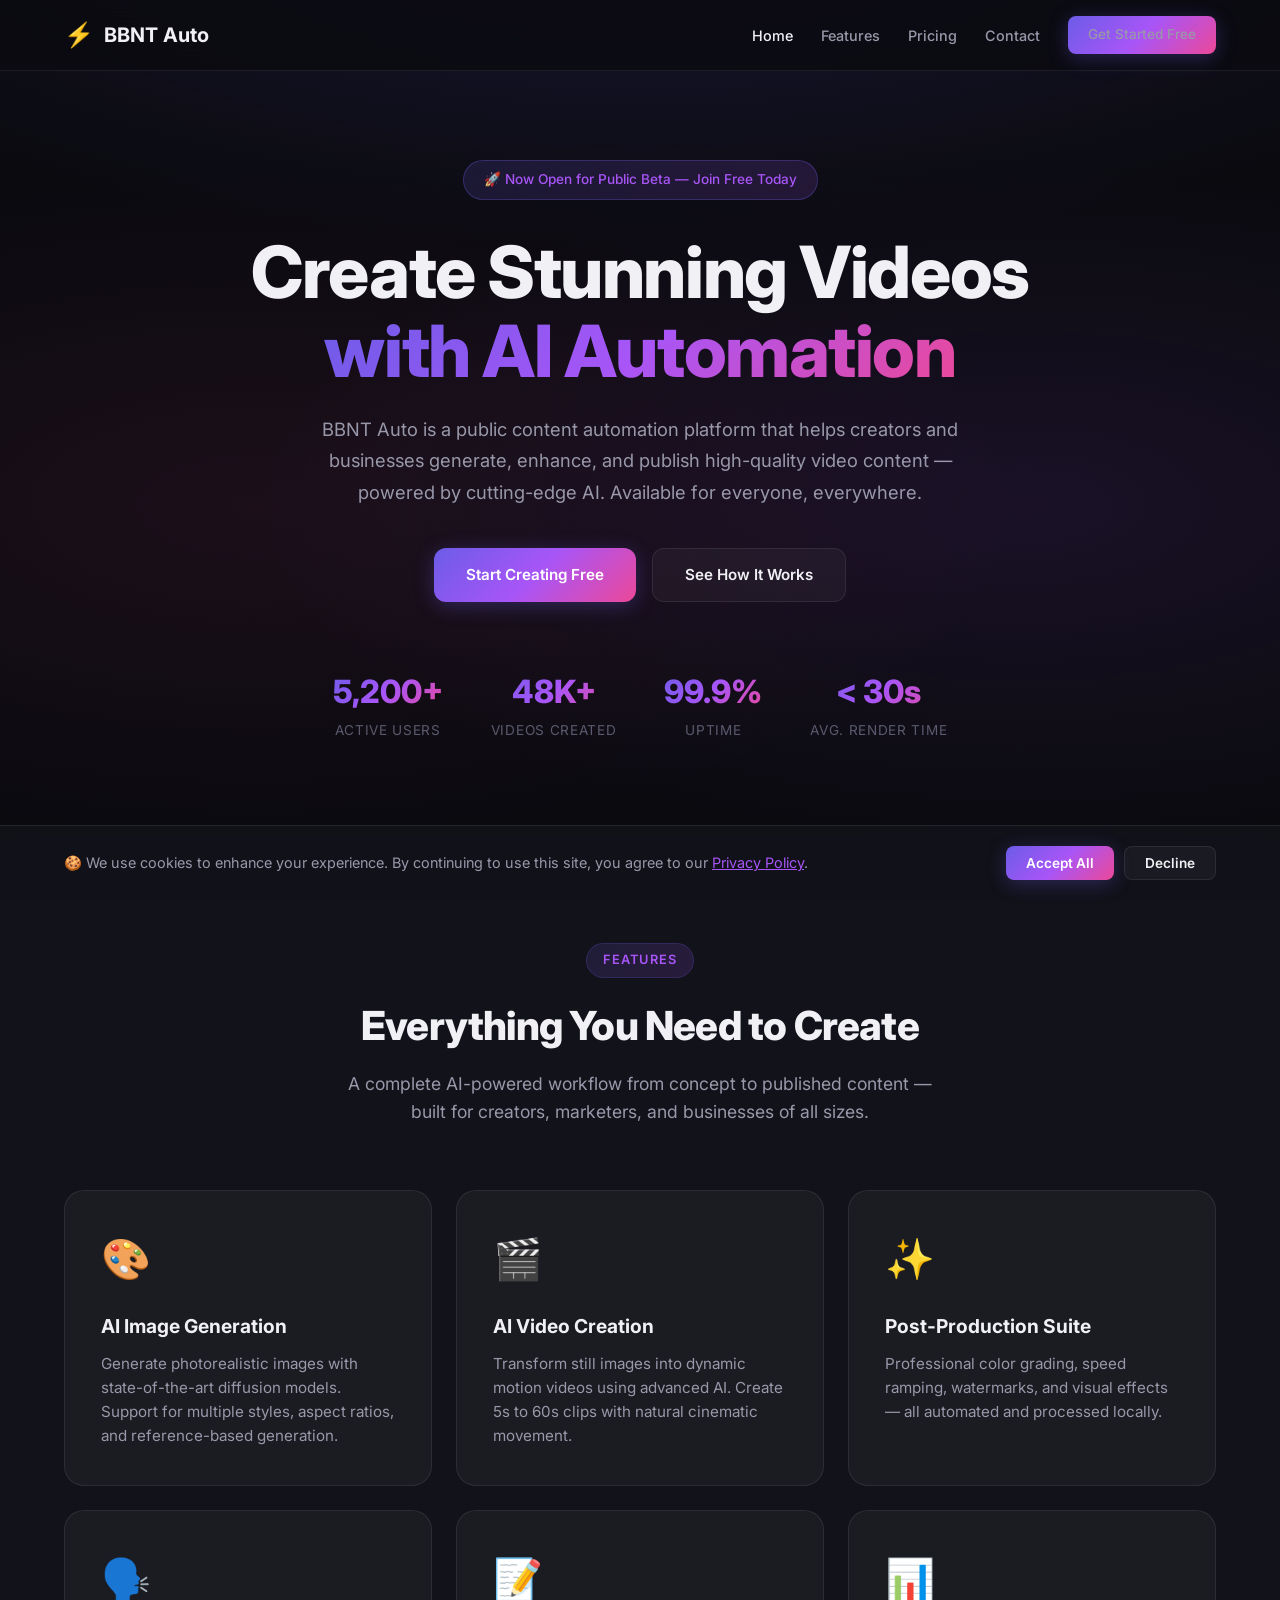
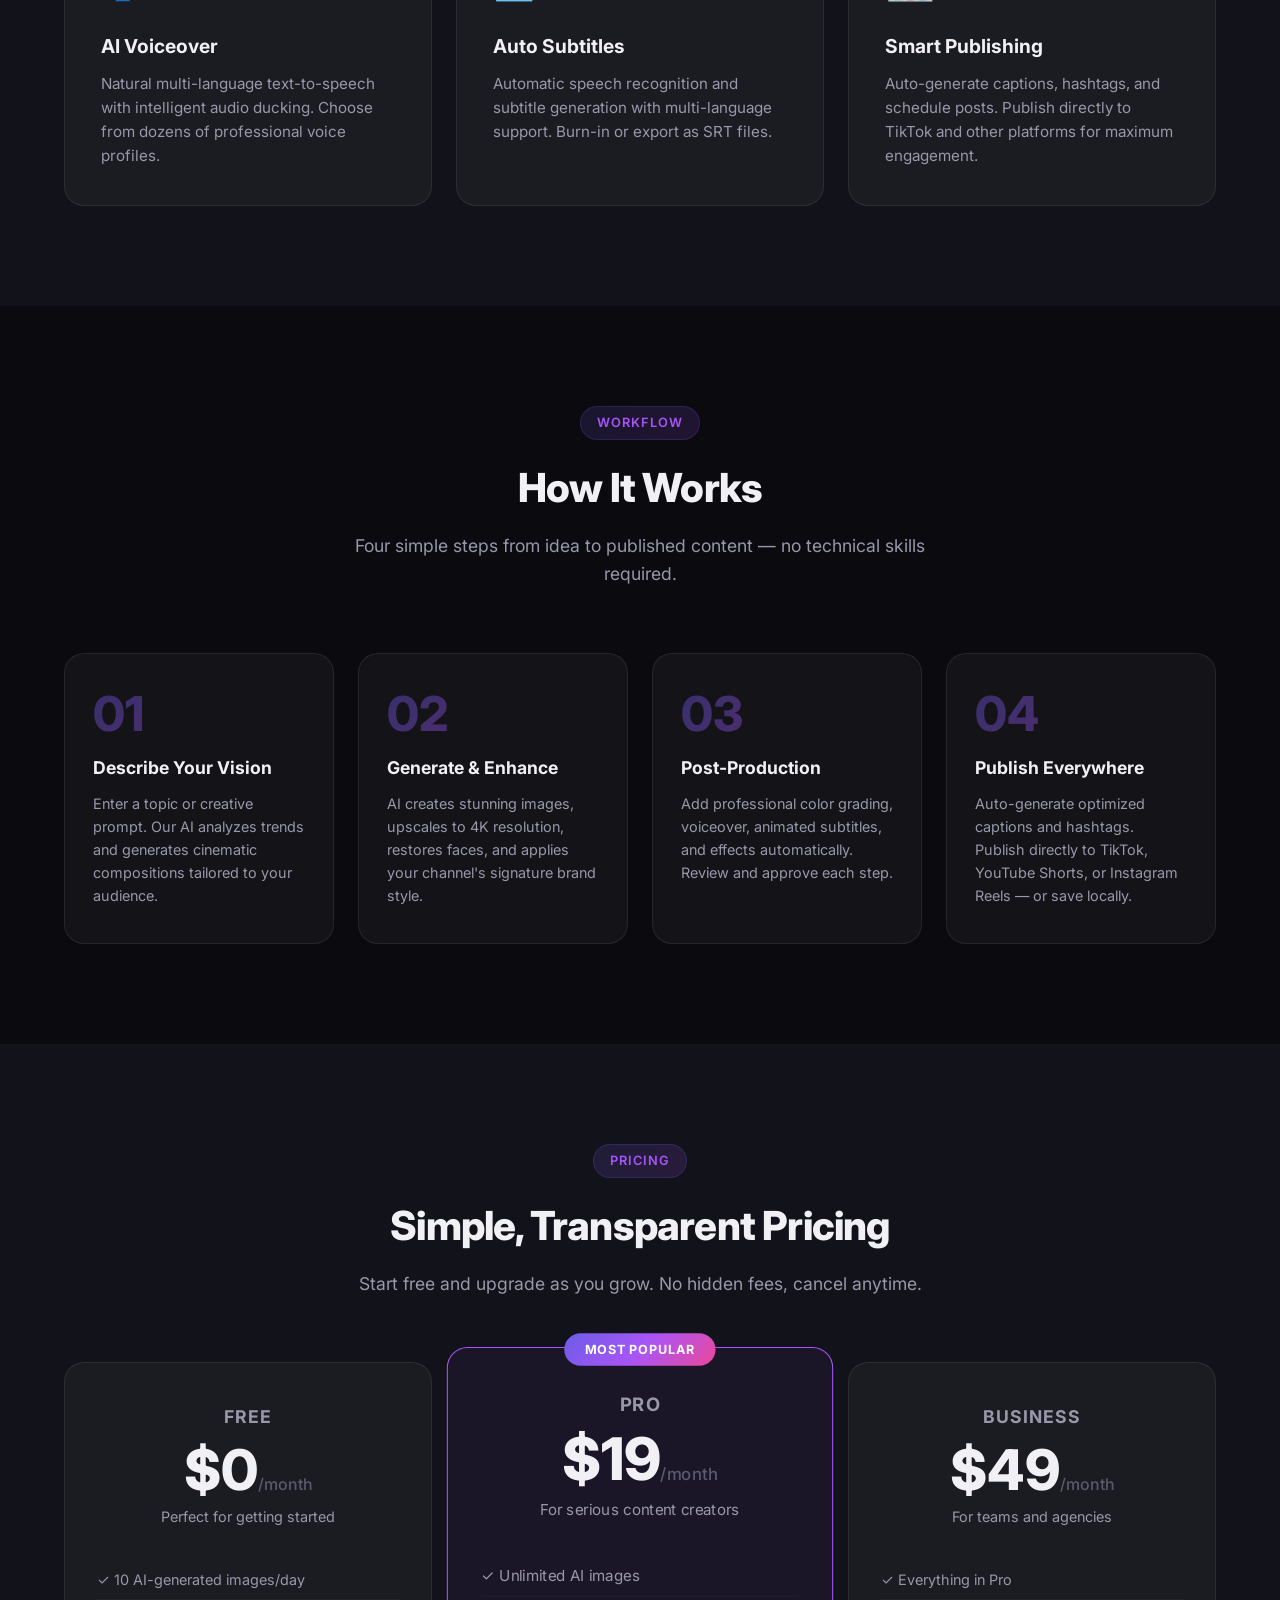
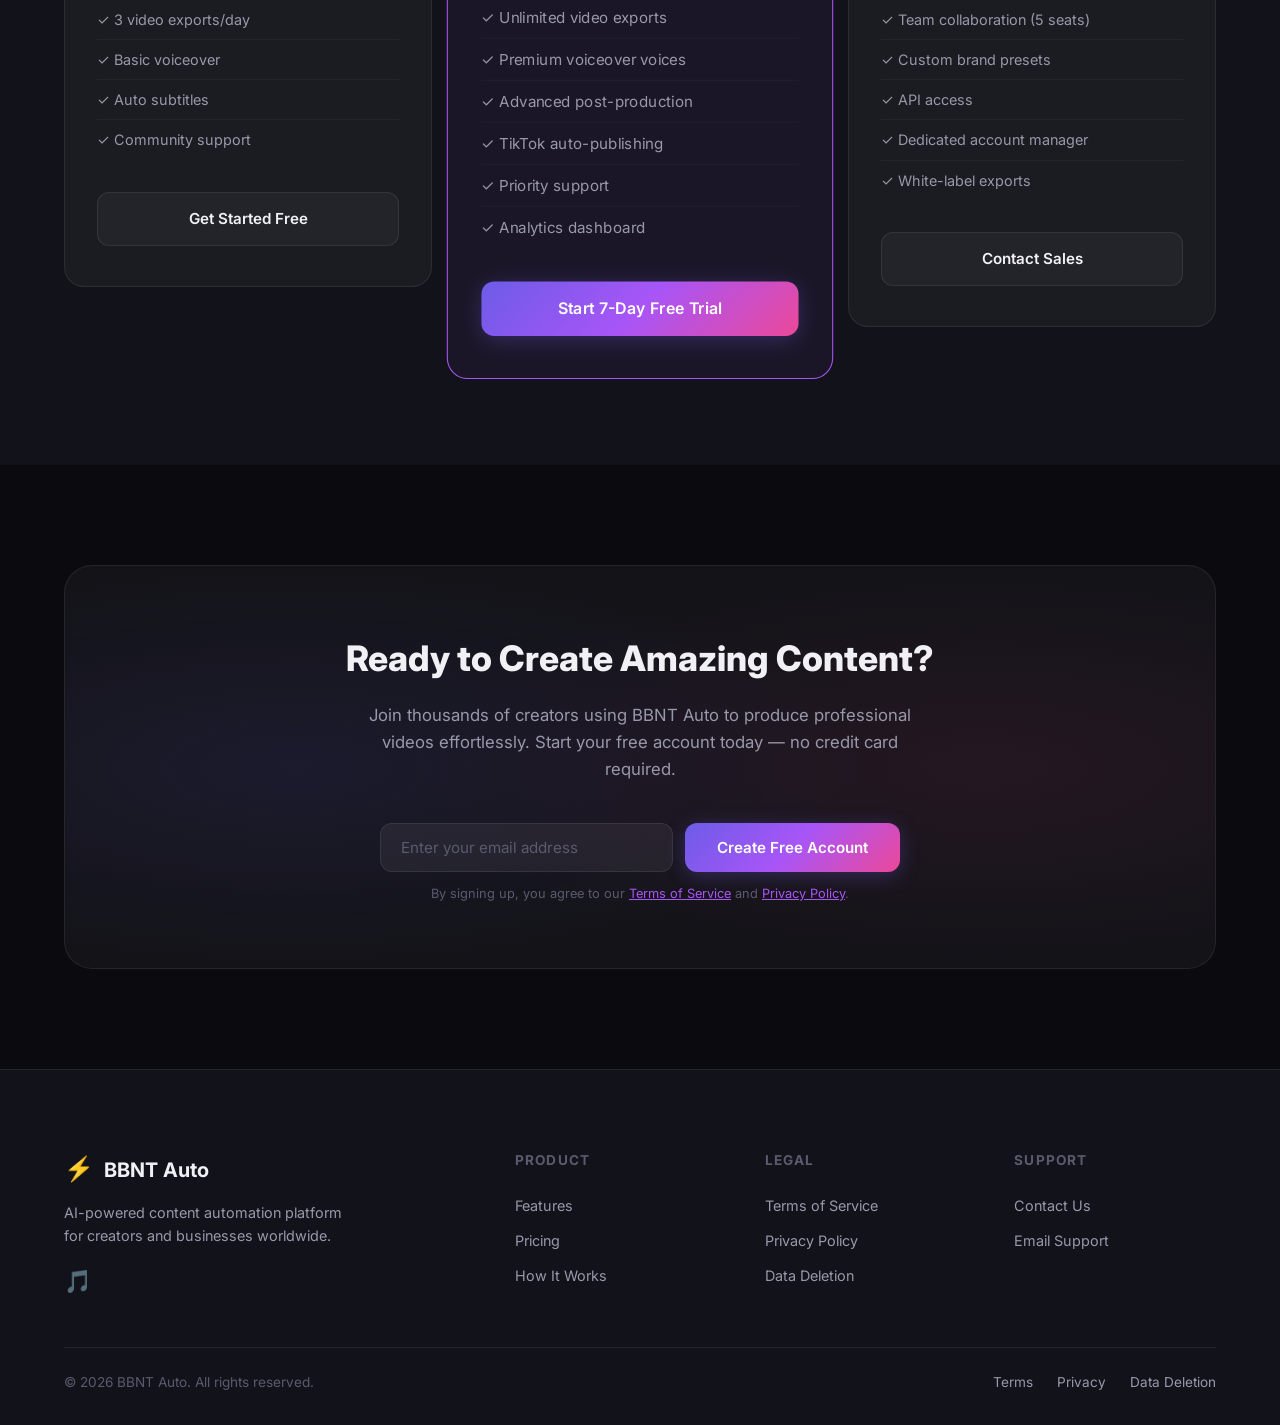
<file: index.html>
<!DOCTYPE html>
<html lang="en">
<head>
    <meta charset="UTF-8">
    <meta name="viewport" content="width=device-width, initial-scale=1.0">
    <title>BBNT Auto - AI-Powered Content Automation Platform</title>
    <meta name="description" content="BBNT Auto is an AI-powered content automation platform that helps creators and businesses generate, enhance, and publish high-quality video content efficiently.">
    <meta name="keywords" content="AI content creation, video automation, TikTok, content platform, AI video, content creator tools">
    <meta property="og:title" content="BBNT Auto - AI-Powered Content Automation Platform">
    <meta property="og:description" content="Create stunning videos with AI automation. Generate, enhance, and publish high-quality content efficiently.">
    <meta property="og:type" content="website">
    <meta property="og:url" content="https://trancaominh95.github.io/">
    <link rel="canonical" href="https://trancaominh95.github.io/">
    <link rel="preconnect" href="https://fonts.googleapis.com">
    <link rel="preconnect" href="https://fonts.gstatic.com" crossorigin>
    <link href="https://fonts.googleapis.com/css2?family=Inter:wght@300;400;500;600;700;800&display=swap" rel="stylesheet">
    <link rel="icon" type="image/svg+xml" href="favicon.svg">
    <link rel="stylesheet" href="style.css">
</head>
<body>
    <!-- Navigation -->
    <nav class="navbar" id="main-nav">
        <div class="container nav-container">
            <a href="index.html" class="logo">
                <span class="logo-icon">⚡</span>
                <span class="logo-text">BBNT Auto</span>
            </a>
            <div class="nav-links">
                <a href="index.html" class="nav-link active">Home</a>
                <a href="#features">Features</a>
                <a href="#pricing">Pricing</a>
                <a href="contact.html" class="nav-link">Contact</a>
                <a href="#get-started" class="btn btn-primary btn-sm">Get Started Free</a>
            </div>
            <button class="mobile-menu-btn" id="mobile-menu-btn" aria-label="Toggle menu">☰</button>
        </div>
    </nav>

    <!-- Hero Section -->
    <section class="hero" id="hero">
        <div class="hero-bg"></div>
        <div class="container hero-content">
            <div class="hero-badge">🚀 Now Open for Public Beta — Join Free Today</div>
            <h1>Create Stunning Videos<br><span class="gradient-text">with AI Automation</span></h1>
            <p class="hero-subtitle">
                BBNT Auto is a public content automation platform that helps creators and businesses
                generate, enhance, and publish high-quality video content — powered by cutting-edge AI.
                Available for everyone, everywhere.
            </p>
            <div class="hero-actions">
                <a href="#get-started" class="btn btn-primary" id="hero-cta-primary">Start Creating Free</a>
                <a href="#how-it-works" class="btn btn-secondary">See How It Works</a>
            </div>
            <div class="hero-stats">
                <div class="stat">
                    <span class="stat-number">5,200+</span>
                    <span class="stat-label">Active Users</span>
                </div>
                <div class="stat">
                    <span class="stat-number">48K+</span>
                    <span class="stat-label">Videos Created</span>
                </div>
                <div class="stat">
                    <span class="stat-number">99.9%</span>
                    <span class="stat-label">Uptime</span>
                </div>
                <div class="stat">
                    <span class="stat-number">< 30s</span>
                    <span class="stat-label">Avg. Render Time</span>
                </div>
            </div>
        </div>
    </section>

    <!-- Features Section -->
    <section id="features" class="features">
        <div class="container">
            <div class="section-header">
                <span class="section-badge">Features</span>
                <h2>Everything You Need to Create</h2>
                <p>A complete AI-powered workflow from concept to published content — built for creators, marketers, and businesses of all sizes.</p>
            </div>
            <div class="features-grid">
                <div class="feature-card" id="feature-image-gen">
                    <div class="feature-icon">🎨</div>
                    <h3>AI Image Generation</h3>
                    <p>Generate photorealistic images with state-of-the-art diffusion models. Support for multiple styles, aspect ratios, and reference-based generation.</p>
                </div>
                <div class="feature-card" id="feature-video-create">
                    <div class="feature-icon">🎬</div>
                    <h3>AI Video Creation</h3>
                    <p>Transform still images into dynamic motion videos using advanced AI. Create 5s to 60s clips with natural cinematic movement.</p>
                </div>
                <div class="feature-card" id="feature-post-prod">
                    <div class="feature-icon">✨</div>
                    <h3>Post-Production Suite</h3>
                    <p>Professional color grading, speed ramping, watermarks, and visual effects — all automated and processed locally.</p>
                </div>
                <div class="feature-card" id="feature-voiceover">
                    <div class="feature-icon">🗣️</div>
                    <h3>AI Voiceover</h3>
                    <p>Natural multi-language text-to-speech with intelligent audio ducking. Choose from dozens of professional voice profiles.</p>
                </div>
                <div class="feature-card" id="feature-subtitles">
                    <div class="feature-icon">📝</div>
                    <h3>Auto Subtitles</h3>
                    <p>Automatic speech recognition and subtitle generation with multi-language support. Burn-in or export as SRT files.</p>
                </div>
                <div class="feature-card" id="feature-publishing">
                    <div class="feature-icon">📊</div>
                    <h3>Smart Publishing</h3>
                    <p>Auto-generate captions, hashtags, and schedule posts. Publish directly to TikTok and other platforms for maximum engagement.</p>
                </div>
            </div>
        </div>
    </section>

    <!-- How It Works Section -->
    <section id="how-it-works" class="how-it-works">
        <div class="container">
            <div class="section-header">
                <span class="section-badge">Workflow</span>
                <h2>How It Works</h2>
                <p>Four simple steps from idea to published content — no technical skills required.</p>
            </div>
            <div class="steps-grid">
                <div class="step-card">
                    <div class="step-number">01</div>
                    <h3>Describe Your Vision</h3>
                    <p>Enter a topic or creative prompt. Our AI analyzes trends and generates cinematic compositions tailored to your audience.</p>
                </div>
                <div class="step-card">
                    <div class="step-number">02</div>
                    <h3>Generate & Enhance</h3>
                    <p>AI creates stunning images, upscales to 4K resolution, restores faces, and applies your channel's signature brand style.</p>
                </div>
                <div class="step-card">
                    <div class="step-number">03</div>
                    <h3>Post-Production</h3>
                    <p>Add professional color grading, voiceover, animated subtitles, and effects automatically. Review and approve each step.</p>
                </div>
                <div class="step-card">
                    <div class="step-number">04</div>
                    <h3>Publish Everywhere</h3>
                    <p>Auto-generate optimized captions and hashtags. Publish directly to TikTok, YouTube Shorts, or Instagram Reels — or save locally.</p>
                </div>
            </div>
        </div>
    </section>

    <!-- Pricing Section -->
    <section id="pricing" class="pricing">
        <div class="container">
            <div class="section-header">
                <span class="section-badge">Pricing</span>
                <h2>Simple, Transparent Pricing</h2>
                <p>Start free and upgrade as you grow. No hidden fees, cancel anytime.</p>
            </div>
            <div class="pricing-grid">
                <div class="pricing-card" id="pricing-free">
                    <div class="pricing-tier">Free</div>
                    <div class="pricing-price">$0<span>/month</span></div>
                    <div class="pricing-desc">Perfect for getting started</div>
                    <ul class="pricing-features">
                        <li>✓ 10 AI-generated images/day</li>
                        <li>✓ 3 video exports/day</li>
                        <li>✓ Basic voiceover</li>
                        <li>✓ Auto subtitles</li>
                        <li>✓ Community support</li>
                    </ul>
                    <a href="#get-started" class="btn btn-secondary btn-full">Get Started Free</a>
                </div>
                <div class="pricing-card pricing-card-featured" id="pricing-pro">
                    <div class="pricing-popular">Most Popular</div>
                    <div class="pricing-tier">Pro</div>
                    <div class="pricing-price">$19<span>/month</span></div>
                    <div class="pricing-desc">For serious content creators</div>
                    <ul class="pricing-features">
                        <li>✓ Unlimited AI images</li>
                        <li>✓ Unlimited video exports</li>
                        <li>✓ Premium voiceover voices</li>
                        <li>✓ Advanced post-production</li>
                        <li>✓ TikTok auto-publishing</li>
                        <li>✓ Priority support</li>
                        <li>✓ Analytics dashboard</li>
                    </ul>
                    <a href="#get-started" class="btn btn-primary btn-full">Start 7-Day Free Trial</a>
                </div>
                <div class="pricing-card" id="pricing-business">
                    <div class="pricing-tier">Business</div>
                    <div class="pricing-price">$49<span>/month</span></div>
                    <div class="pricing-desc">For teams and agencies</div>
                    <ul class="pricing-features">
                        <li>✓ Everything in Pro</li>
                        <li>✓ Team collaboration (5 seats)</li>
                        <li>✓ Custom brand presets</li>
                        <li>✓ API access</li>
                        <li>✓ Dedicated account manager</li>
                        <li>✓ White-label exports</li>
                    </ul>
                    <a href="contact.html" class="btn btn-secondary btn-full">Contact Sales</a>
                </div>
            </div>
        </div>
    </section>

    <!-- Get Started / Sign Up Section -->
    <section id="get-started" class="get-started">
        <div class="container">
            <div class="get-started-card">
                <h2>Ready to Create Amazing Content?</h2>
                <p>Join thousands of creators using BBNT Auto to produce professional videos effortlessly. Start your free account today — no credit card required.</p>
                <form class="signup-form" id="signup-form" action="#" method="POST">
                    <div class="form-row">
                        <input type="email" id="signup-email" name="email" placeholder="Enter your email address" required aria-label="Email address">
                        <button type="submit" class="btn btn-primary" id="signup-submit">Create Free Account</button>
                    </div>
                    <p class="form-note">By signing up, you agree to our <a href="terms.html">Terms of Service</a> and <a href="privacy.html">Privacy Policy</a>.</p>
                </form>
            </div>
        </div>
    </section>

    <!-- Footer -->
    <footer class="footer" id="main-footer">
        <div class="container">
            <div class="footer-grid">
                <div class="footer-brand">
                    <a href="index.html" class="logo">
                        <span class="logo-icon">⚡</span>
                        <span class="logo-text">BBNT Auto</span>
                    </a>
                    <p>AI-powered content automation platform for creators and businesses worldwide.</p>
                    <div class="footer-social">
                        <a href="https://www.tiktok.com/@bbntauto" target="_blank" rel="noopener" aria-label="TikTok">🎵</a>
                    </div>
                </div>
                <div class="footer-links">
                    <h4>Product</h4>
                    <a href="#features">Features</a>
                    <a href="#pricing">Pricing</a>
                    <a href="#how-it-works">How It Works</a>
                </div>
                <div class="footer-links">
                    <h4>Legal</h4>
                    <a href="terms.html">Terms of Service</a>
                    <a href="privacy.html">Privacy Policy</a>
                    <a href="data-deletion.html">Data Deletion</a>
                </div>
                <div class="footer-links">
                    <h4>Support</h4>
                    <a href="contact.html">Contact Us</a>
                    <a href="mailto:trancaominh95@gmail.com">Email Support</a>
                </div>
            </div>
            <div class="footer-bottom">
                <p>&copy; 2026 BBNT Auto. All rights reserved.</p>
                <div class="footer-legal">
                    <a href="terms.html">Terms</a>
                    <a href="privacy.html">Privacy</a>
                    <a href="data-deletion.html">Data Deletion</a>
                </div>
            </div>
        </div>
    </footer>

    <!-- Cookie Consent Banner -->
    <div class="cookie-banner" id="cookie-banner">
        <div class="cookie-content">
            <p>🍪 We use cookies to enhance your experience. By continuing to use this site, you agree to our <a href="privacy.html">Privacy Policy</a>.</p>
            <div class="cookie-actions">
                <button class="btn btn-primary btn-sm" id="cookie-accept">Accept All</button>
                <button class="btn btn-secondary btn-sm" id="cookie-decline">Decline</button>
            </div>
        </div>
    </div>

    <script>
        // Mobile menu toggle
        const menuBtn = document.getElementById('mobile-menu-btn');
        const navLinks = document.querySelector('.nav-links');
        if (menuBtn) {
            menuBtn.addEventListener('click', () => {
                navLinks.classList.toggle('active');
            });
        }
        // Signup form handler
        const form = document.getElementById('signup-form');
        if (form) {
            form.addEventListener('submit', (e) => {
                e.preventDefault();
                const email = document.getElementById('signup-email').value;
                if (email) {
                    alert('Thank you for signing up! We will send you an invitation link shortly to: ' + email);
                    form.reset();
                }
            });
        }
        // Cookie consent
        (function() {
            const banner = document.getElementById('cookie-banner');
            if (localStorage.getItem('cookie-consent')) {
                banner.style.display = 'none';
            }
            document.getElementById('cookie-accept').addEventListener('click', function() {
                localStorage.setItem('cookie-consent', 'accepted');
                banner.style.display = 'none';
            });
            document.getElementById('cookie-decline').addEventListener('click', function() {
                localStorage.setItem('cookie-consent', 'declined');
                banner.style.display = 'none';
            });
        })();
    </script>
</body>
</html>
</file>
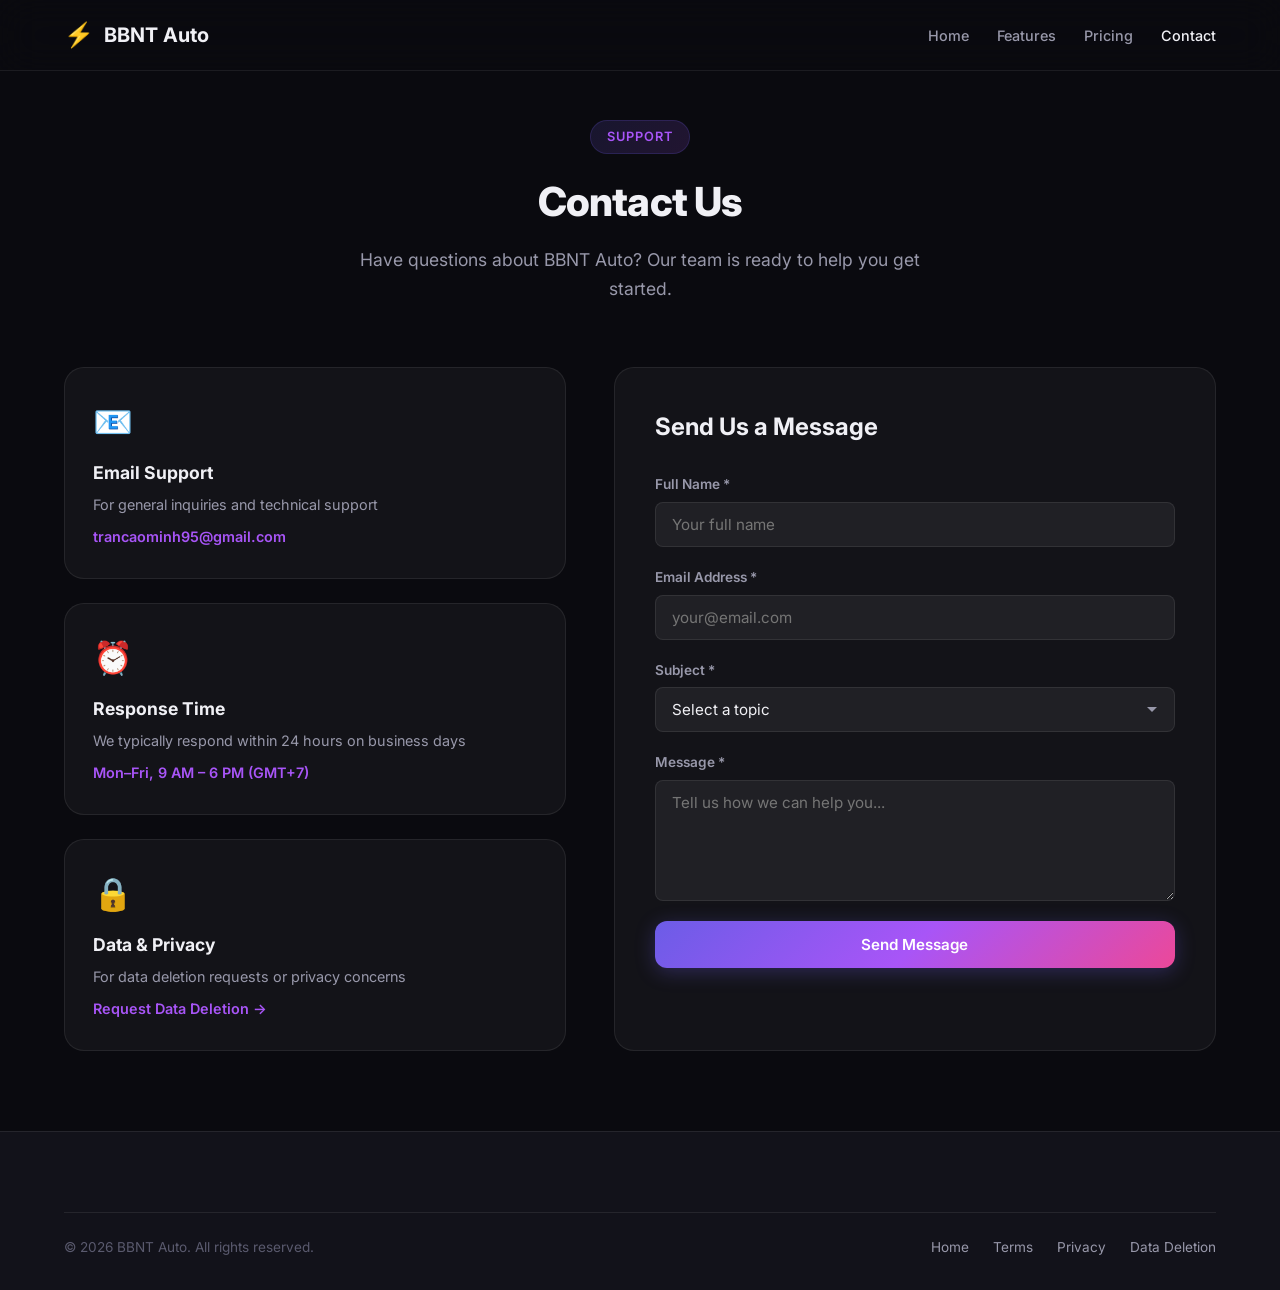
<file: contact.html>
<!DOCTYPE html>
<html lang="en">
<head>
    <meta charset="UTF-8">
    <meta name="viewport" content="width=device-width, initial-scale=1.0">
    <title>Contact Us - BBNT Auto</title>
    <meta name="description" content="Get in touch with BBNT Auto support team. We're here to help with any questions about our AI content automation platform.">
    <link rel="canonical" href="https://trancaominh95.github.io/contact.html">
    <link rel="preconnect" href="https://fonts.googleapis.com">
    <link rel="preconnect" href="https://fonts.gstatic.com" crossorigin>
    <link href="https://fonts.googleapis.com/css2?family=Inter:wght@300;400;500;600;700;800&display=swap" rel="stylesheet">
    <link rel="icon" type="image/svg+xml" href="favicon.svg">
    <link rel="stylesheet" href="style.css">
</head>
<body>
    <!-- Navigation -->
    <nav class="navbar">
        <div class="container nav-container">
            <a href="index.html" class="logo">
                <span class="logo-icon">⚡</span>
                <span class="logo-text">BBNT Auto</span>
            </a>
            <div class="nav-links">
                <a href="index.html" class="nav-link">Home</a>
                <a href="index.html#features">Features</a>
                <a href="index.html#pricing">Pricing</a>
                <a href="contact.html" class="nav-link active">Contact</a>
            </div>
        </div>
    </nav>

    <!-- Contact Content -->
    <section class="legal-page contact-page">
        <div class="container">
            <div class="section-header">
                <span class="section-badge">Support</span>
                <h1>Contact Us</h1>
                <p>Have questions about BBNT Auto? Our team is ready to help you get started.</p>
            </div>

            <div class="contact-grid">
                <div class="contact-info-cards">
                    <div class="contact-info-card">
                        <div class="feature-icon">📧</div>
                        <h3>Email Support</h3>
                        <p>For general inquiries and technical support</p>
                        <a href="mailto:trancaominh95@gmail.com" class="contact-link">trancaominh95@gmail.com</a>
                    </div>
                    <div class="contact-info-card">
                        <div class="feature-icon">⏰</div>
                        <h3>Response Time</h3>
                        <p>We typically respond within 24 hours on business days</p>
                        <span class="contact-link">Mon–Fri, 9 AM – 6 PM (GMT+7)</span>
                    </div>
                    <div class="contact-info-card">
                        <div class="feature-icon">🔒</div>
                        <h3>Data & Privacy</h3>
                        <p>For data deletion requests or privacy concerns</p>
                        <a href="data-deletion.html" class="contact-link">Request Data Deletion →</a>
                    </div>
                </div>

                <div class="contact-form-wrapper">
                    <h2>Send Us a Message</h2>
                    <form class="contact-form" id="contact-form" action="#" method="POST">
                        <div class="form-group">
                            <label for="contact-name">Full Name *</label>
                            <input type="text" id="contact-name" name="name" placeholder="Your full name" required>
                        </div>
                        <div class="form-group">
                            <label for="contact-email">Email Address *</label>
                            <input type="email" id="contact-email" name="email" placeholder="your@email.com" required>
                        </div>
                        <div class="form-group">
                            <label for="contact-subject">Subject *</label>
                            <select id="contact-subject" name="subject" required>
                                <option value="">Select a topic</option>
                                <option value="general">General Inquiry</option>
                                <option value="technical">Technical Support</option>
                                <option value="billing">Billing & Pricing</option>
                                <option value="partnership">Partnership</option>
                                <option value="data-deletion">Data Deletion Request</option>
                                <option value="bug">Bug Report</option>
                                <option value="other">Other</option>
                            </select>
                        </div>
                        <div class="form-group">
                            <label for="contact-message">Message *</label>
                            <textarea id="contact-message" name="message" placeholder="Tell us how we can help you..." rows="5" required></textarea>
                        </div>
                        <button type="submit" class="btn btn-primary btn-full" id="contact-submit">Send Message</button>
                    </form>
                </div>
            </div>
        </div>
    </section>

    <!-- Footer -->
    <footer class="footer">
        <div class="container">
            <div class="footer-bottom">
                <p>&copy; 2026 BBNT Auto. All rights reserved.</p>
                <div class="footer-legal">
                    <a href="index.html">Home</a>
                    <a href="terms.html">Terms</a>
                    <a href="privacy.html">Privacy</a>
                    <a href="data-deletion.html">Data Deletion</a>
                </div>
            </div>
        </div>
    </footer>

    <script>
        const form = document.getElementById('contact-form');
        if (form) {
            form.addEventListener('submit', (e) => {
                e.preventDefault();
                const name = document.getElementById('contact-name').value;
                alert('Thank you, ' + name + '! Your message has been received. We will respond to your email within 24 hours.');
                form.reset();
            });
        }
    </script>
</body>
</html>
</file>
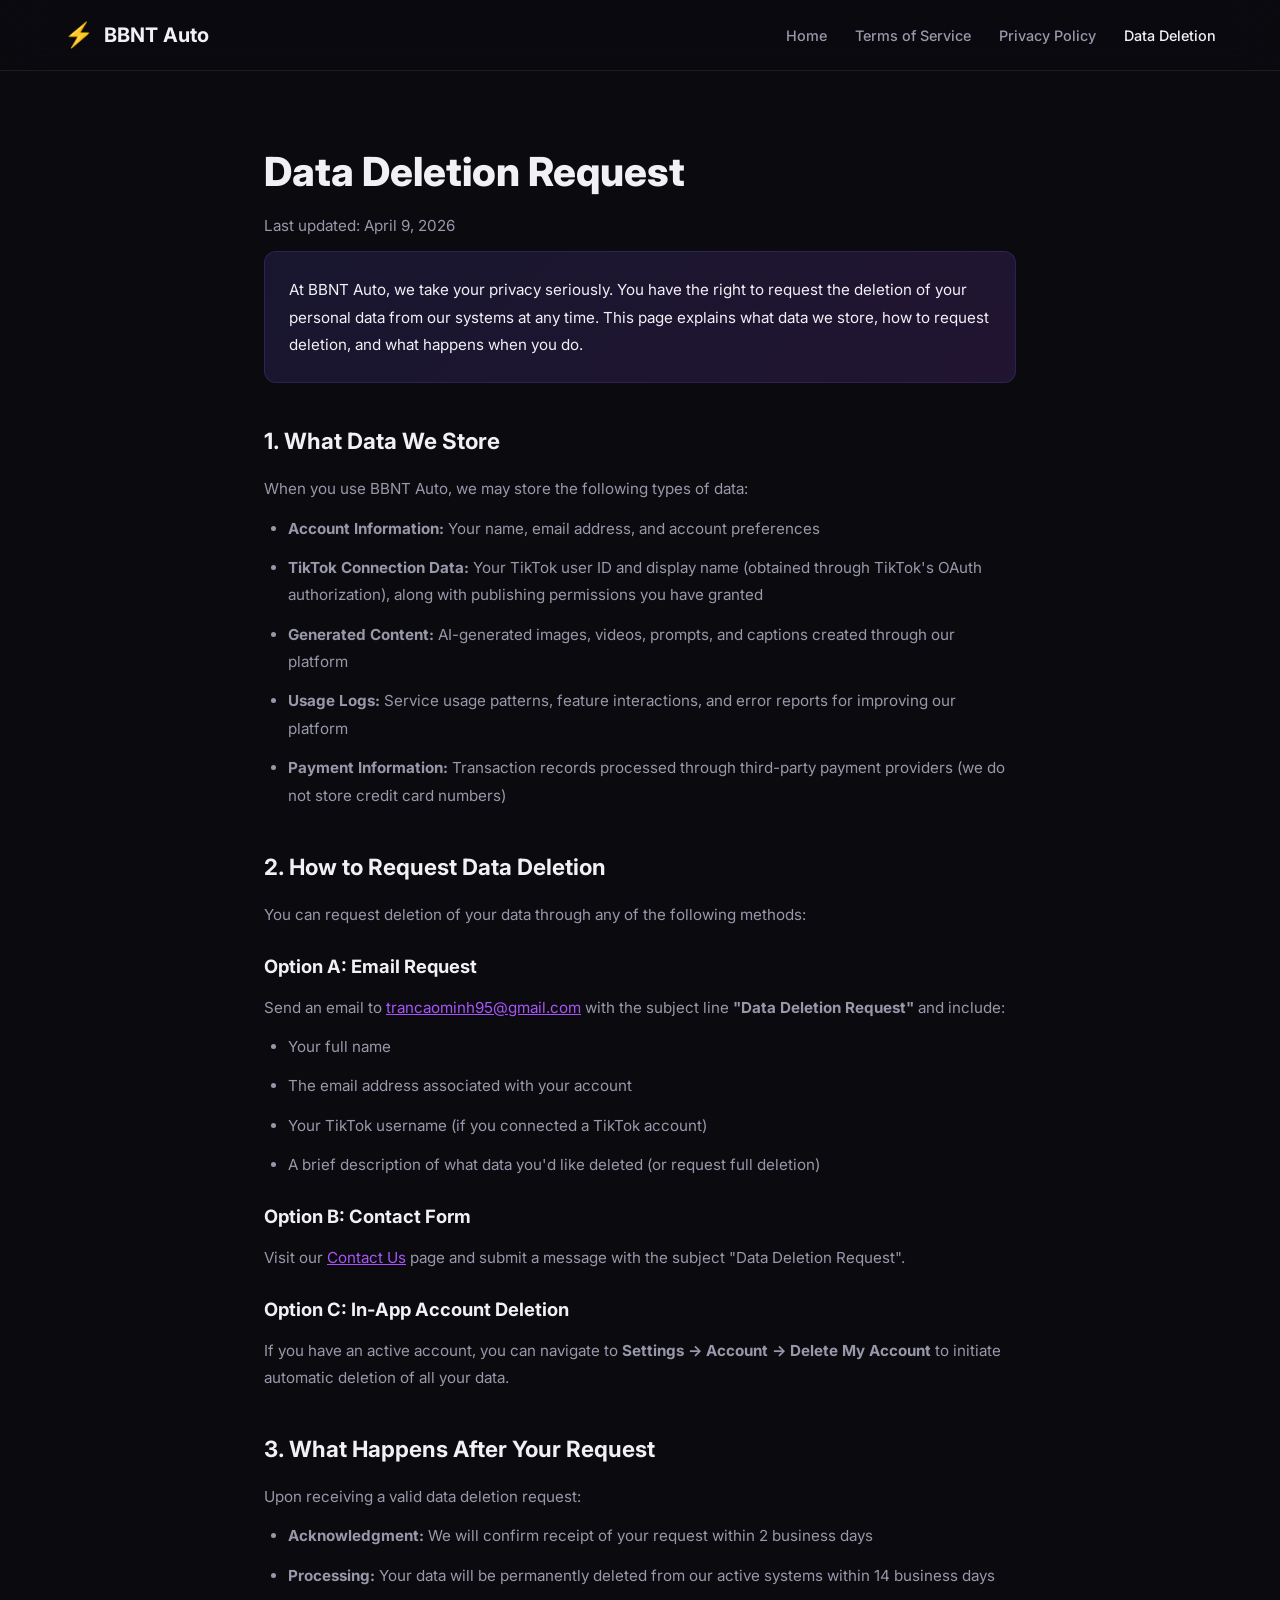
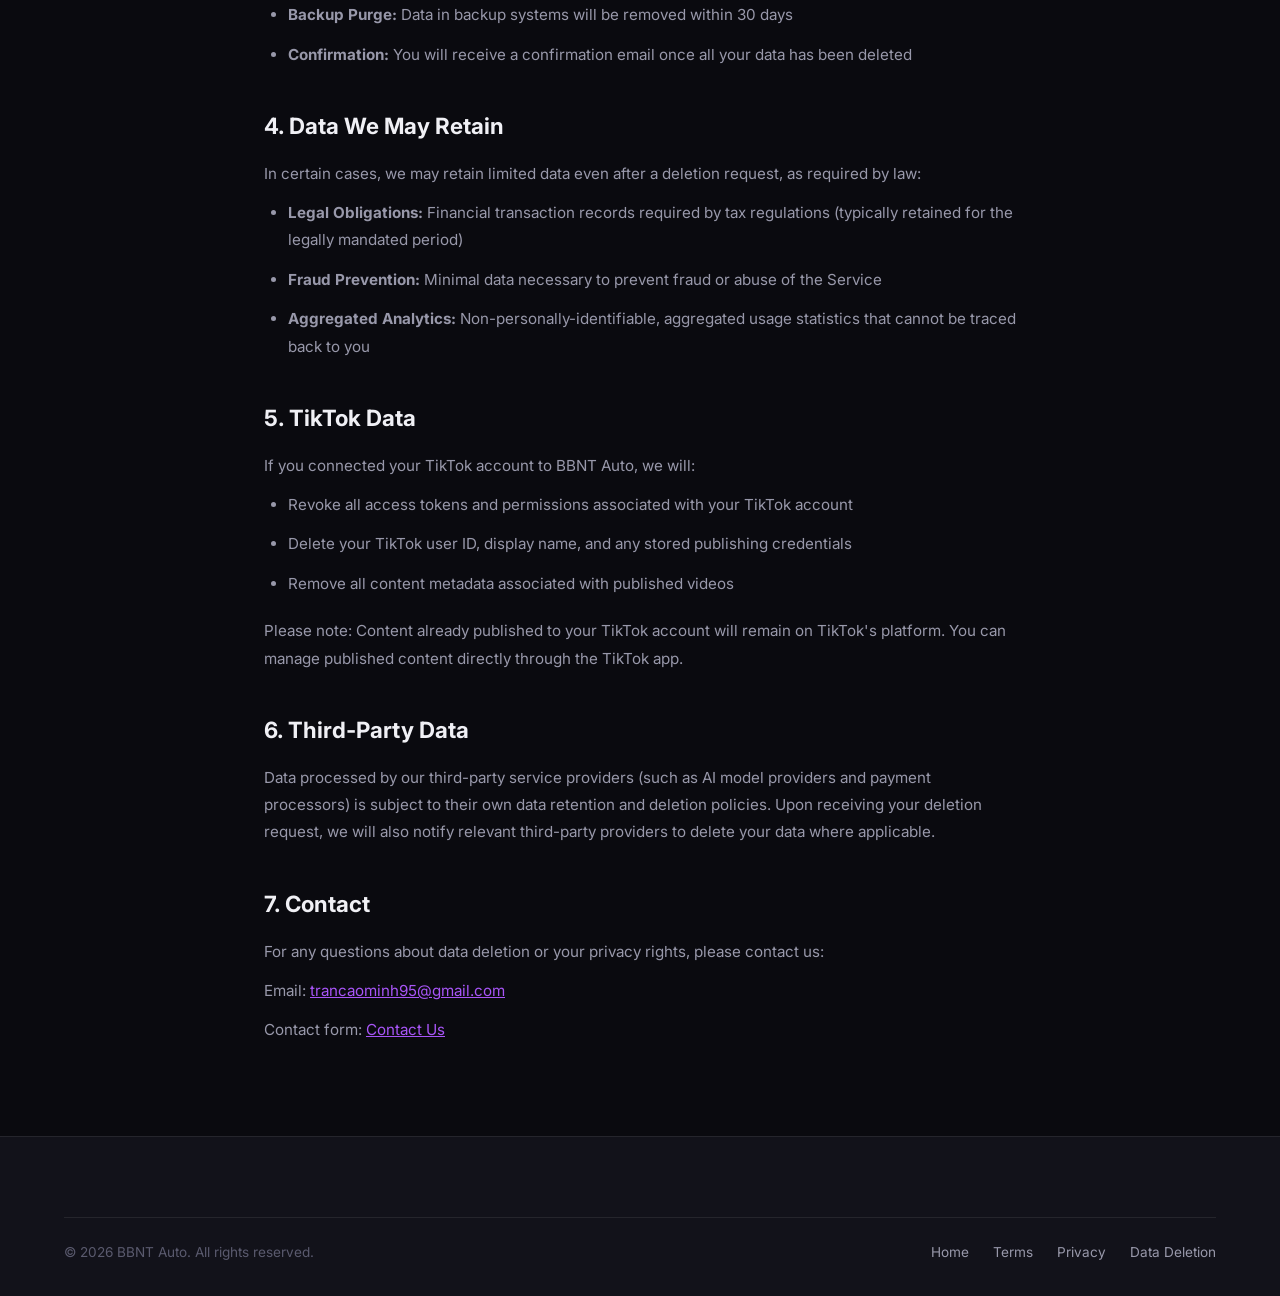
<file: data-deletion.html>
<!DOCTYPE html>
<html lang="en">
<head>
    <meta charset="UTF-8">
    <meta name="viewport" content="width=device-width, initial-scale=1.0">
    <title>Data Deletion - BBNT Auto</title>
    <meta name="description" content="Request deletion of your data from BBNT Auto. We respect your privacy and make it easy to manage your personal information.">
    <link rel="canonical" href="https://trancaominh95.github.io/data-deletion.html">
    <link rel="preconnect" href="https://fonts.googleapis.com">
    <link rel="preconnect" href="https://fonts.gstatic.com" crossorigin>
    <link href="https://fonts.googleapis.com/css2?family=Inter:wght@300;400;500;600;700;800&display=swap" rel="stylesheet">
    <link rel="icon" type="image/svg+xml" href="favicon.svg">
    <link rel="stylesheet" href="style.css">
</head>
<body>
    <!-- Navigation -->
    <nav class="navbar">
        <div class="container nav-container">
            <a href="index.html" class="logo">
                <span class="logo-icon">⚡</span>
                <span class="logo-text">BBNT Auto</span>
            </a>
            <div class="nav-links">
                <a href="index.html" class="nav-link">Home</a>
                <a href="terms.html" class="nav-link">Terms of Service</a>
                <a href="privacy.html" class="nav-link">Privacy Policy</a>
                <a href="data-deletion.html" class="nav-link active">Data Deletion</a>
            </div>
        </div>
    </nav>

    <!-- Data Deletion Content -->
    <section class="legal-page">
        <div class="container legal-content">
            <h1>Data Deletion Request</h1>
            <p class="legal-date">Last updated: April 9, 2026</p>

            <div class="data-deletion-intro">
                <p>At BBNT Auto, we take your privacy seriously. You have the right to request the deletion of your personal data from our systems at any time. This page explains what data we store, how to request deletion, and what happens when you do.</p>
            </div>

            <h2>1. What Data We Store</h2>
            <p>When you use BBNT Auto, we may store the following types of data:</p>
            <ul>
                <li><strong>Account Information:</strong> Your name, email address, and account preferences</li>
                <li><strong>TikTok Connection Data:</strong> Your TikTok user ID and display name (obtained through TikTok's OAuth authorization), along with publishing permissions you have granted</li>
                <li><strong>Generated Content:</strong> AI-generated images, videos, prompts, and captions created through our platform</li>
                <li><strong>Usage Logs:</strong> Service usage patterns, feature interactions, and error reports for improving our platform</li>
                <li><strong>Payment Information:</strong> Transaction records processed through third-party payment providers (we do not store credit card numbers)</li>
            </ul>

            <h2>2. How to Request Data Deletion</h2>
            <p>You can request deletion of your data through any of the following methods:</p>

            <h3 style="font-size: 1.15rem; margin-top: 24px; margin-bottom: 12px; color: var(--text-primary);">Option A: Email Request</h3>
            <p>Send an email to <a href="mailto:trancaominh95@gmail.com">trancaominh95@gmail.com</a> with the subject line <strong>"Data Deletion Request"</strong> and include:</p>
            <ul>
                <li>Your full name</li>
                <li>The email address associated with your account</li>
                <li>Your TikTok username (if you connected a TikTok account)</li>
                <li>A brief description of what data you'd like deleted (or request full deletion)</li>
            </ul>

            <h3 style="font-size: 1.15rem; margin-top: 24px; margin-bottom: 12px; color: var(--text-primary);">Option B: Contact Form</h3>
            <p>Visit our <a href="contact.html">Contact Us</a> page and submit a message with the subject "Data Deletion Request".</p>

            <h3 style="font-size: 1.15rem; margin-top: 24px; margin-bottom: 12px; color: var(--text-primary);">Option C: In-App Account Deletion</h3>
            <p>If you have an active account, you can navigate to <strong>Settings → Account → Delete My Account</strong> to initiate automatic deletion of all your data.</p>

            <h2>3. What Happens After Your Request</h2>
            <p>Upon receiving a valid data deletion request:</p>
            <ul>
                <li><strong>Acknowledgment:</strong> We will confirm receipt of your request within 2 business days</li>
                <li><strong>Processing:</strong> Your data will be permanently deleted from our active systems within 14 business days</li>
                <li><strong>Backup Purge:</strong> Data in backup systems will be removed within 30 days</li>
                <li><strong>Confirmation:</strong> You will receive a confirmation email once all your data has been deleted</li>
            </ul>

            <h2>4. Data We May Retain</h2>
            <p>In certain cases, we may retain limited data even after a deletion request, as required by law:</p>
            <ul>
                <li><strong>Legal Obligations:</strong> Financial transaction records required by tax regulations (typically retained for the legally mandated period)</li>
                <li><strong>Fraud Prevention:</strong> Minimal data necessary to prevent fraud or abuse of the Service</li>
                <li><strong>Aggregated Analytics:</strong> Non-personally-identifiable, aggregated usage statistics that cannot be traced back to you</li>
            </ul>

            <h2>5. TikTok Data</h2>
            <p>If you connected your TikTok account to BBNT Auto, we will:</p>
            <ul>
                <li>Revoke all access tokens and permissions associated with your TikTok account</li>
                <li>Delete your TikTok user ID, display name, and any stored publishing credentials</li>
                <li>Remove all content metadata associated with published videos</li>
            </ul>
            <p>Please note: Content already published to your TikTok account will remain on TikTok's platform. You can manage published content directly through the TikTok app.</p>

            <h2>6. Third-Party Data</h2>
            <p>Data processed by our third-party service providers (such as AI model providers and payment processors) is subject to their own data retention and deletion policies. Upon receiving your deletion request, we will also notify relevant third-party providers to delete your data where applicable.</p>

            <h2>7. Contact</h2>
            <p>For any questions about data deletion or your privacy rights, please contact us:</p>
            <p>Email: <a href="mailto:trancaominh95@gmail.com">trancaominh95@gmail.com</a></p>
            <p>Contact form: <a href="contact.html">Contact Us</a></p>
        </div>
    </section>

    <!-- Footer -->
    <footer class="footer">
        <div class="container">
            <div class="footer-bottom">
                <p>&copy; 2026 BBNT Auto. All rights reserved.</p>
                <div class="footer-legal">
                    <a href="index.html">Home</a>
                    <a href="terms.html">Terms</a>
                    <a href="privacy.html">Privacy</a>
                    <a href="data-deletion.html">Data Deletion</a>
                </div>
            </div>
        </div>
    </footer>
</body>
</html>
</file>
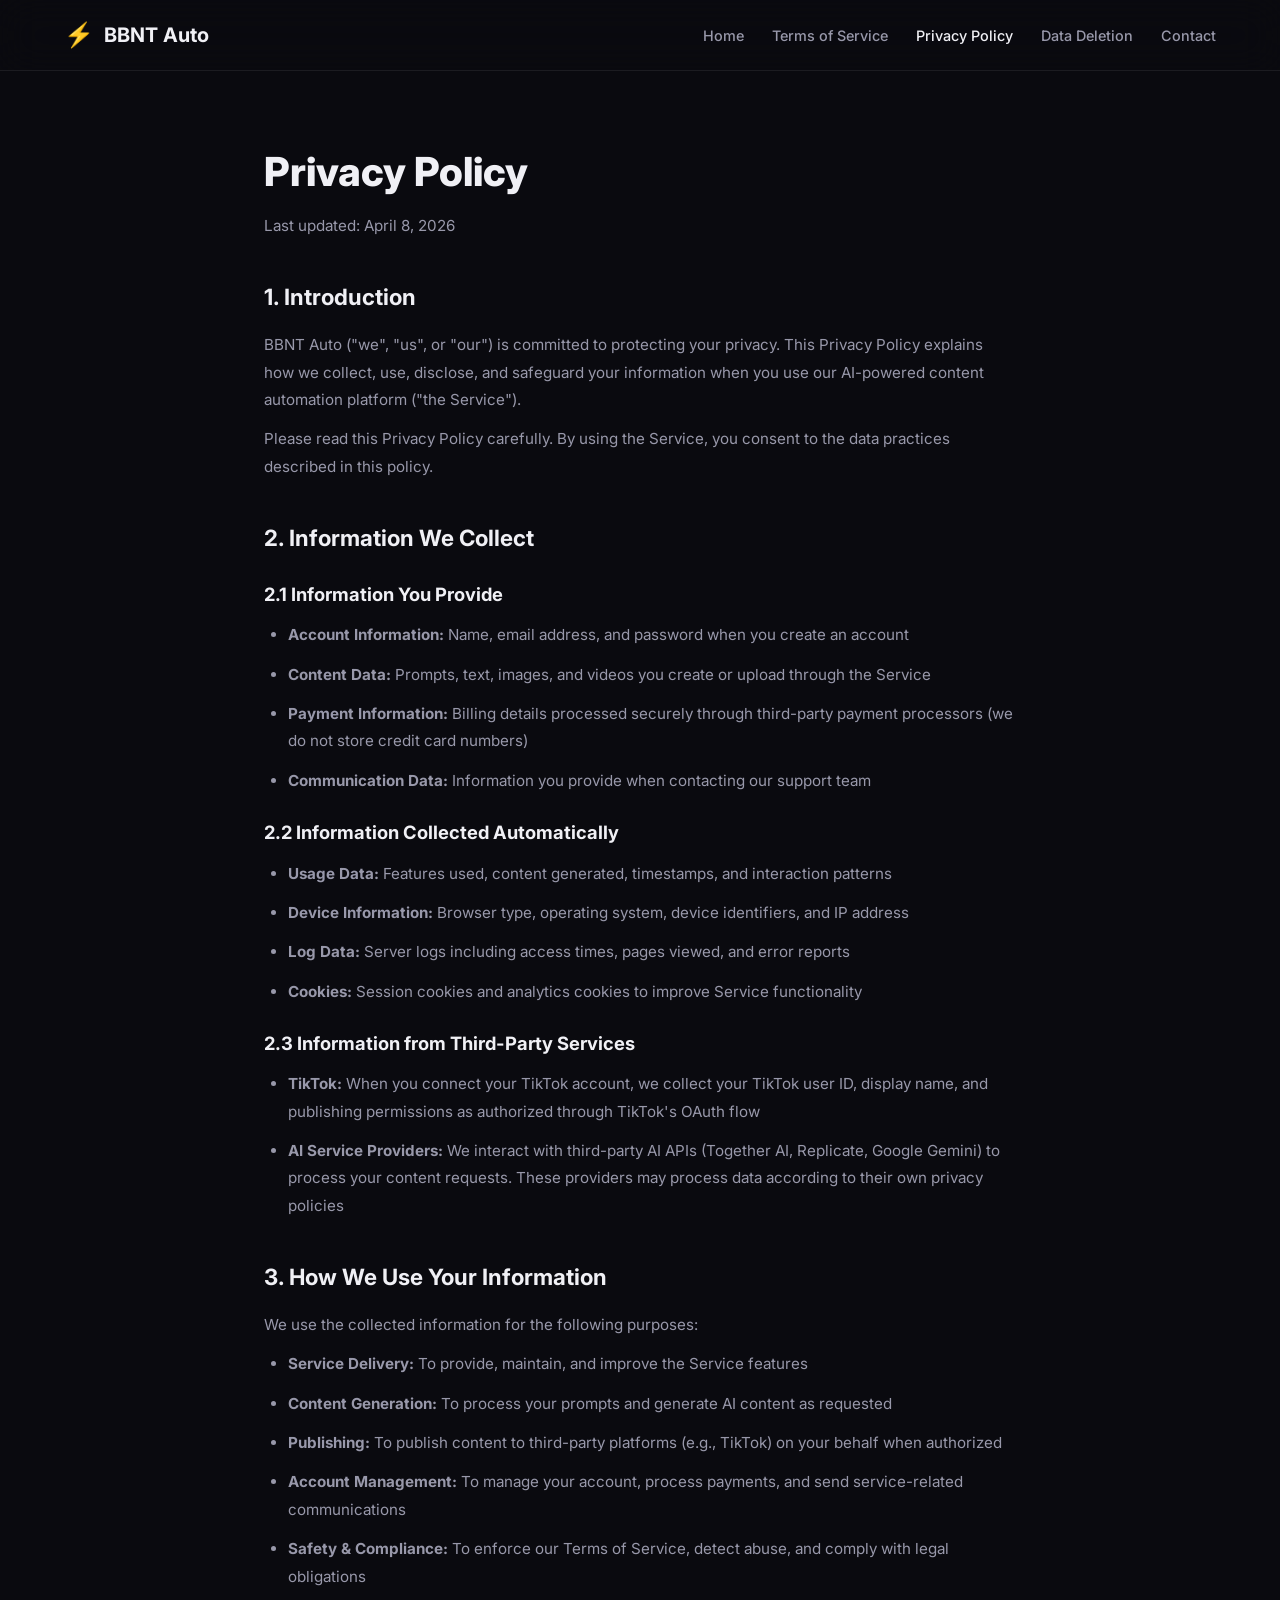
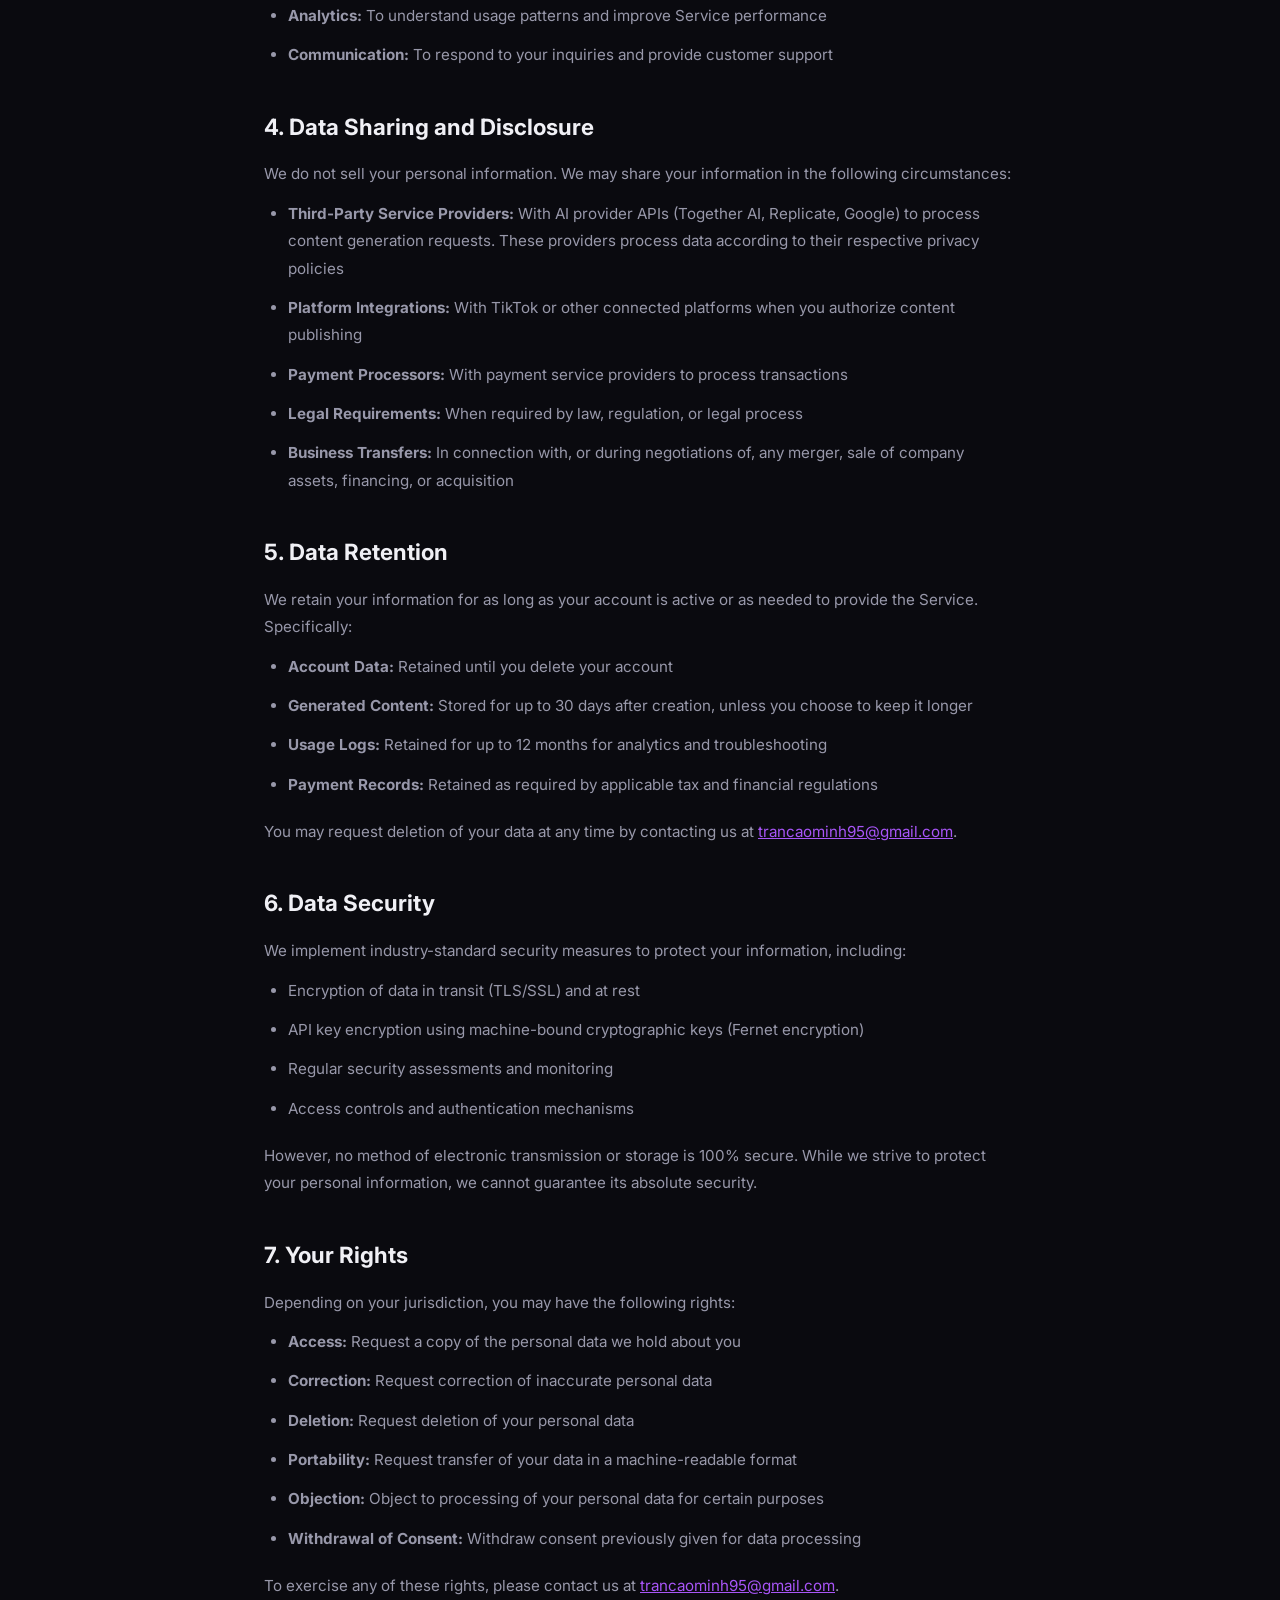
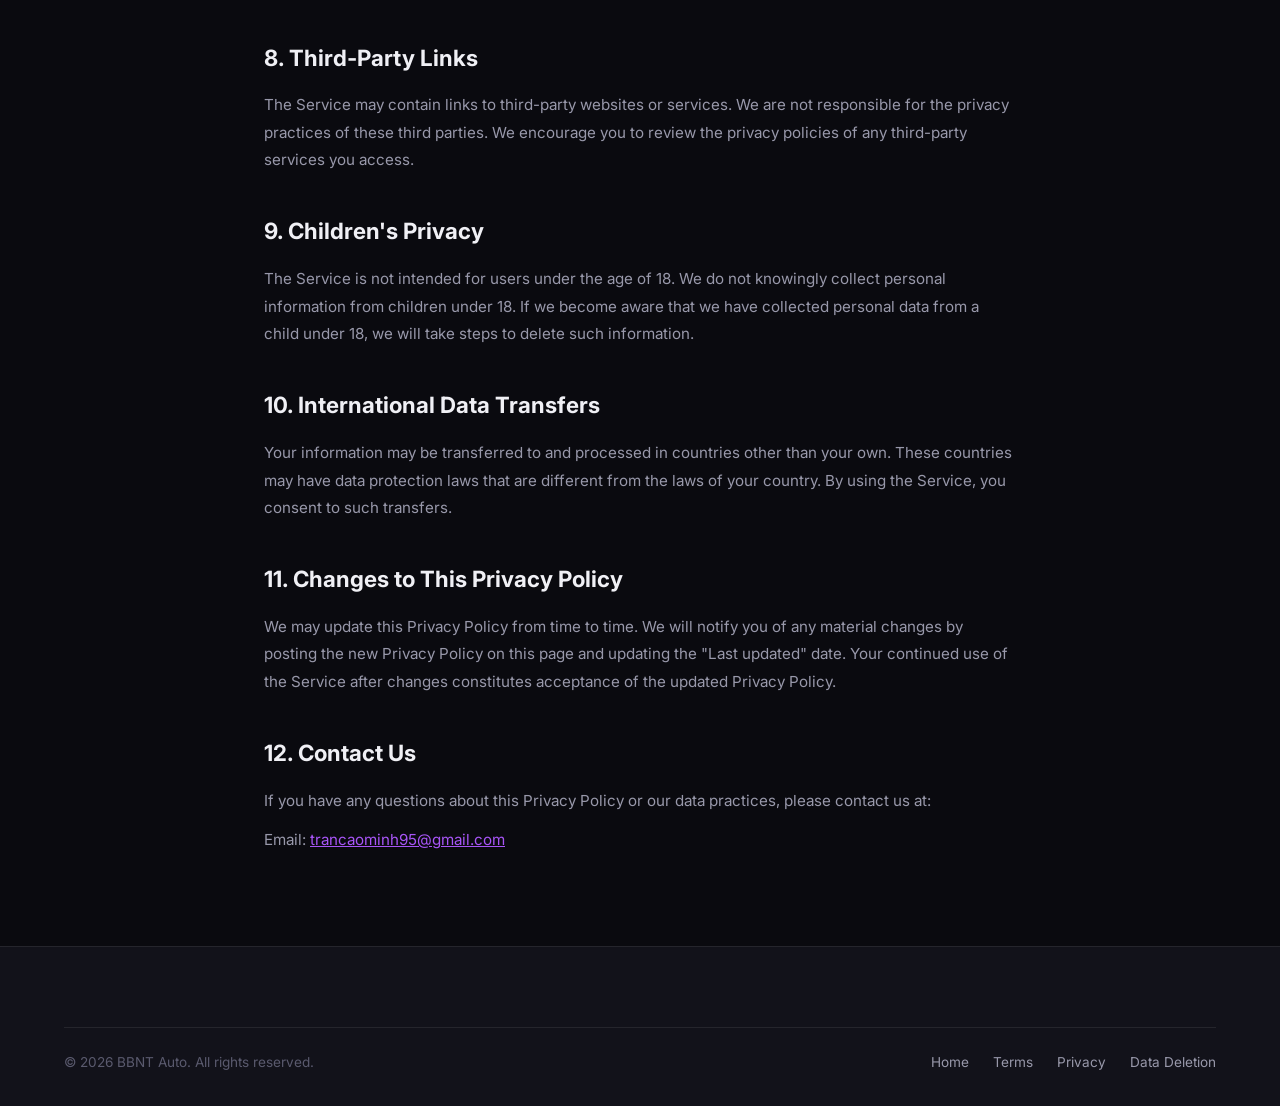
<file: privacy.html>
<!DOCTYPE html>
<html lang="en">
<head>
    <meta charset="UTF-8">
    <meta name="viewport" content="width=device-width, initial-scale=1.0">
    <title>Privacy Policy - BBNT Auto</title>
    <meta name="description" content="Privacy Policy for BBNT Auto - AI-Powered Content Automation Platform">
    <link rel="preconnect" href="https://fonts.googleapis.com">
    <link rel="preconnect" href="https://fonts.gstatic.com" crossorigin>
    <link href="https://fonts.googleapis.com/css2?family=Inter:wght@300;400;500;600;700;800&display=swap" rel="stylesheet">
    <link rel="icon" type="image/svg+xml" href="favicon.svg">
    <link rel="stylesheet" href="style.css">
</head>
<body>
    <!-- Navigation -->
    <nav class="navbar">
        <div class="container nav-container">
            <a href="index.html" class="logo">
                <span class="logo-icon">⚡</span>
                <span class="logo-text">BBNT Auto</span>
            </a>
            <div class="nav-links">
                <a href="index.html" class="nav-link">Home</a>
                <a href="terms.html" class="nav-link">Terms of Service</a>
                <a href="privacy.html" class="nav-link active">Privacy Policy</a>
                <a href="data-deletion.html" class="nav-link">Data Deletion</a>
                <a href="contact.html" class="nav-link">Contact</a>
            </div>
        </div>
    </nav>

    <!-- Privacy Content -->
    <section class="legal-page">
        <div class="container legal-content">
            <h1>Privacy Policy</h1>
            <p class="legal-date">Last updated: April 8, 2026</p>

            <h2>1. Introduction</h2>
            <p>BBNT Auto ("we", "us", or "our") is committed to protecting your privacy. This Privacy Policy explains how we collect, use, disclose, and safeguard your information when you use our AI-powered content automation platform ("the Service").</p>
            <p>Please read this Privacy Policy carefully. By using the Service, you consent to the data practices described in this policy.</p>

            <h2>2. Information We Collect</h2>

            <h3 style="font-size: 1.15rem; margin-top: 24px; margin-bottom: 12px; color: var(--text-primary);">2.1 Information You Provide</h3>
            <ul>
                <li><strong>Account Information:</strong> Name, email address, and password when you create an account</li>
                <li><strong>Content Data:</strong> Prompts, text, images, and videos you create or upload through the Service</li>
                <li><strong>Payment Information:</strong> Billing details processed securely through third-party payment processors (we do not store credit card numbers)</li>
                <li><strong>Communication Data:</strong> Information you provide when contacting our support team</li>
            </ul>

            <h3 style="font-size: 1.15rem; margin-top: 24px; margin-bottom: 12px; color: var(--text-primary);">2.2 Information Collected Automatically</h3>
            <ul>
                <li><strong>Usage Data:</strong> Features used, content generated, timestamps, and interaction patterns</li>
                <li><strong>Device Information:</strong> Browser type, operating system, device identifiers, and IP address</li>
                <li><strong>Log Data:</strong> Server logs including access times, pages viewed, and error reports</li>
                <li><strong>Cookies:</strong> Session cookies and analytics cookies to improve Service functionality</li>
            </ul>

            <h3 style="font-size: 1.15rem; margin-top: 24px; margin-bottom: 12px; color: var(--text-primary);">2.3 Information from Third-Party Services</h3>
            <ul>
                <li><strong>TikTok:</strong> When you connect your TikTok account, we collect your TikTok user ID, display name, and publishing permissions as authorized through TikTok's OAuth flow</li>
                <li><strong>AI Service Providers:</strong> We interact with third-party AI APIs (Together AI, Replicate, Google Gemini) to process your content requests. These providers may process data according to their own privacy policies</li>
            </ul>

            <h2>3. How We Use Your Information</h2>
            <p>We use the collected information for the following purposes:</p>
            <ul>
                <li><strong>Service Delivery:</strong> To provide, maintain, and improve the Service features</li>
                <li><strong>Content Generation:</strong> To process your prompts and generate AI content as requested</li>
                <li><strong>Publishing:</strong> To publish content to third-party platforms (e.g., TikTok) on your behalf when authorized</li>
                <li><strong>Account Management:</strong> To manage your account, process payments, and send service-related communications</li>
                <li><strong>Safety & Compliance:</strong> To enforce our Terms of Service, detect abuse, and comply with legal obligations</li>
                <li><strong>Analytics:</strong> To understand usage patterns and improve Service performance</li>
                <li><strong>Communication:</strong> To respond to your inquiries and provide customer support</li>
            </ul>

            <h2>4. Data Sharing and Disclosure</h2>
            <p>We do not sell your personal information. We may share your information in the following circumstances:</p>
            <ul>
                <li><strong>Third-Party Service Providers:</strong> With AI provider APIs (Together AI, Replicate, Google) to process content generation requests. These providers process data according to their respective privacy policies</li>
                <li><strong>Platform Integrations:</strong> With TikTok or other connected platforms when you authorize content publishing</li>
                <li><strong>Payment Processors:</strong> With payment service providers to process transactions</li>
                <li><strong>Legal Requirements:</strong> When required by law, regulation, or legal process</li>
                <li><strong>Business Transfers:</strong> In connection with, or during negotiations of, any merger, sale of company assets, financing, or acquisition</li>
            </ul>

            <h2>5. Data Retention</h2>
            <p>We retain your information for as long as your account is active or as needed to provide the Service. Specifically:</p>
            <ul>
                <li><strong>Account Data:</strong> Retained until you delete your account</li>
                <li><strong>Generated Content:</strong> Stored for up to 30 days after creation, unless you choose to keep it longer</li>
                <li><strong>Usage Logs:</strong> Retained for up to 12 months for analytics and troubleshooting</li>
                <li><strong>Payment Records:</strong> Retained as required by applicable tax and financial regulations</li>
            </ul>
            <p>You may request deletion of your data at any time by contacting us at <a href="mailto:trancaominh95@gmail.com">trancaominh95@gmail.com</a>.</p>

            <h2>6. Data Security</h2>
            <p>We implement industry-standard security measures to protect your information, including:</p>
            <ul>
                <li>Encryption of data in transit (TLS/SSL) and at rest</li>
                <li>API key encryption using machine-bound cryptographic keys (Fernet encryption)</li>
                <li>Regular security assessments and monitoring</li>
                <li>Access controls and authentication mechanisms</li>
            </ul>
            <p>However, no method of electronic transmission or storage is 100% secure. While we strive to protect your personal information, we cannot guarantee its absolute security.</p>

            <h2>7. Your Rights</h2>
            <p>Depending on your jurisdiction, you may have the following rights:</p>
            <ul>
                <li><strong>Access:</strong> Request a copy of the personal data we hold about you</li>
                <li><strong>Correction:</strong> Request correction of inaccurate personal data</li>
                <li><strong>Deletion:</strong> Request deletion of your personal data</li>
                <li><strong>Portability:</strong> Request transfer of your data in a machine-readable format</li>
                <li><strong>Objection:</strong> Object to processing of your personal data for certain purposes</li>
                <li><strong>Withdrawal of Consent:</strong> Withdraw consent previously given for data processing</li>
            </ul>
            <p>To exercise any of these rights, please contact us at <a href="mailto:trancaominh95@gmail.com">trancaominh95@gmail.com</a>.</p>

            <h2>8. Third-Party Links</h2>
            <p>The Service may contain links to third-party websites or services. We are not responsible for the privacy practices of these third parties. We encourage you to review the privacy policies of any third-party services you access.</p>

            <h2>9. Children's Privacy</h2>
            <p>The Service is not intended for users under the age of 18. We do not knowingly collect personal information from children under 18. If we become aware that we have collected personal data from a child under 18, we will take steps to delete such information.</p>

            <h2>10. International Data Transfers</h2>
            <p>Your information may be transferred to and processed in countries other than your own. These countries may have data protection laws that are different from the laws of your country. By using the Service, you consent to such transfers.</p>

            <h2>11. Changes to This Privacy Policy</h2>
            <p>We may update this Privacy Policy from time to time. We will notify you of any material changes by posting the new Privacy Policy on this page and updating the "Last updated" date. Your continued use of the Service after changes constitutes acceptance of the updated Privacy Policy.</p>

            <h2>12. Contact Us</h2>
            <p>If you have any questions about this Privacy Policy or our data practices, please contact us at:</p>
            <p>Email: <a href="mailto:trancaominh95@gmail.com">trancaominh95@gmail.com</a></p>
        </div>
    </section>

    <!-- Footer -->
    <footer class="footer">
        <div class="container">
            <div class="footer-bottom">
                <p>&copy; 2026 BBNT Auto. All rights reserved.</p>
                <div class="footer-legal">
                    <a href="index.html">Home</a>
                    <a href="terms.html">Terms</a>
                    <a href="privacy.html">Privacy</a>
                    <a href="data-deletion.html">Data Deletion</a>
                </div>
            </div>
        </div>
    </footer>
</body>
</html>
</file>
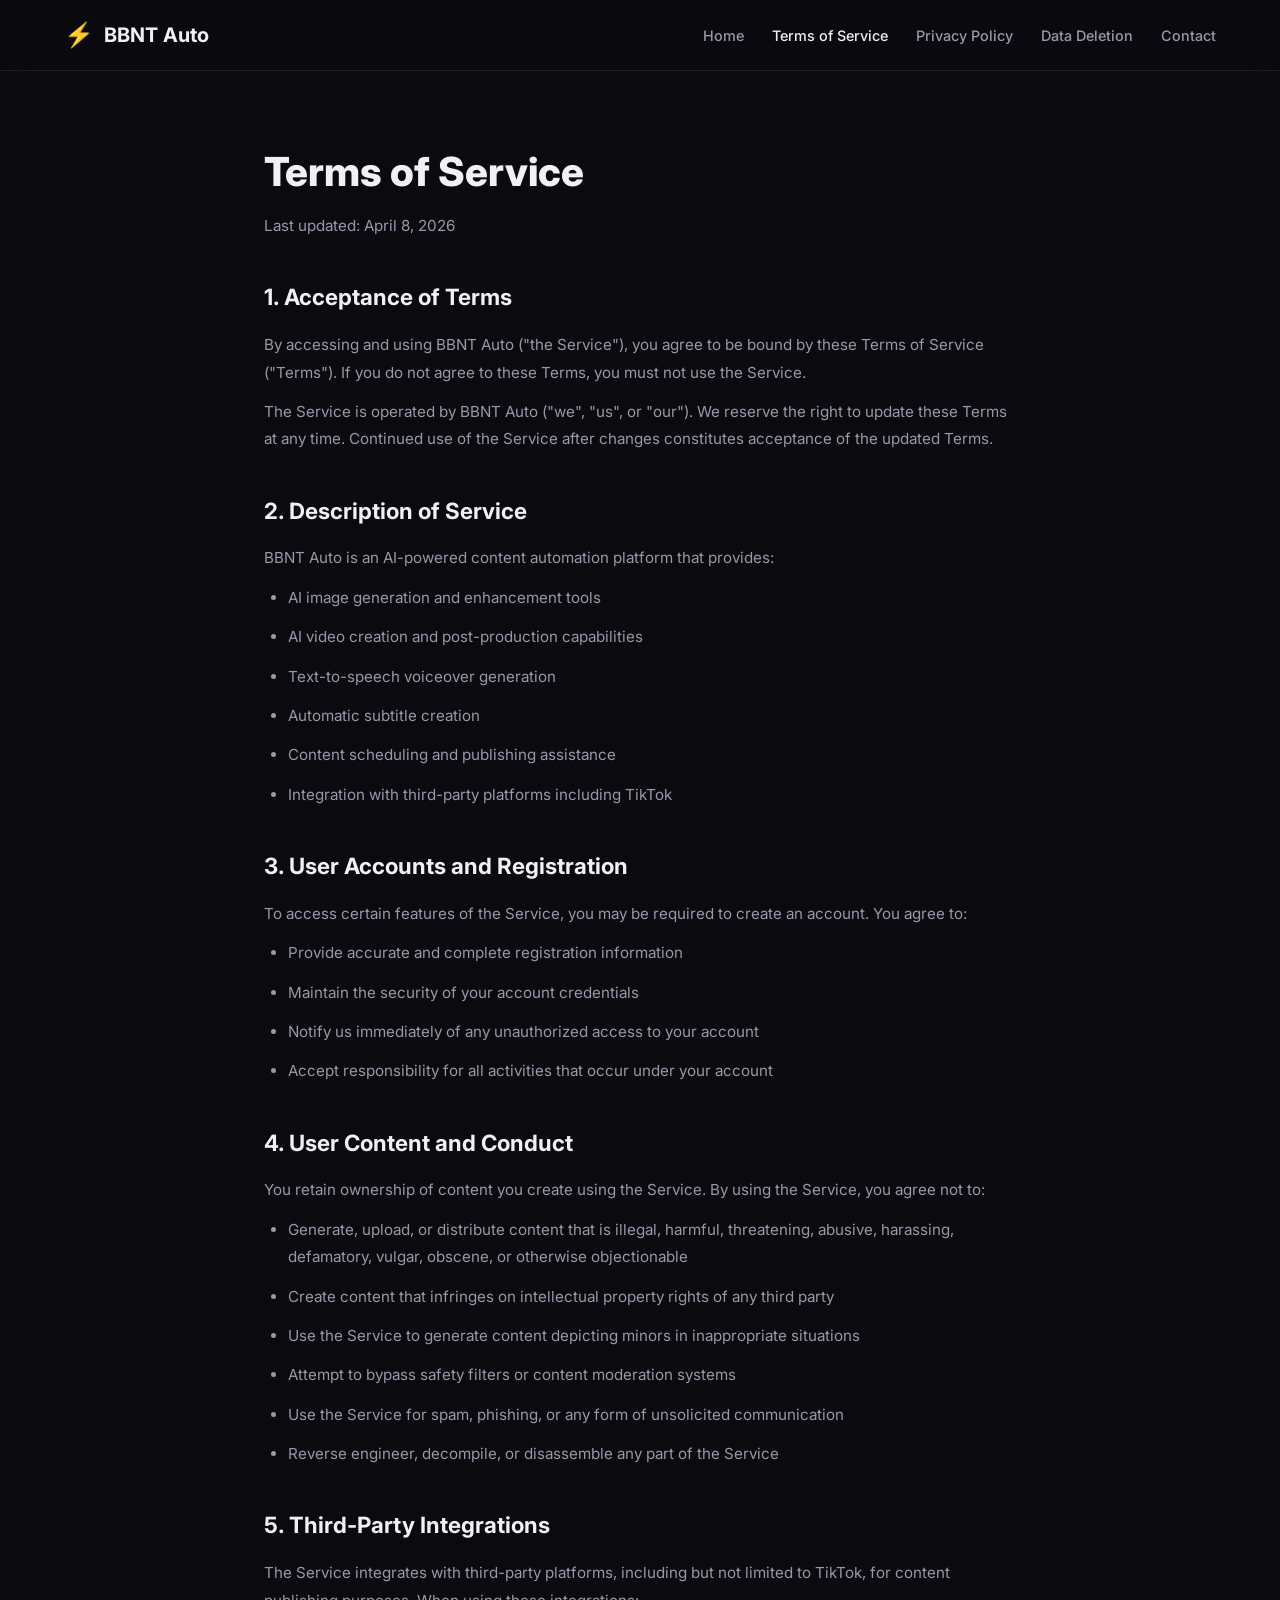
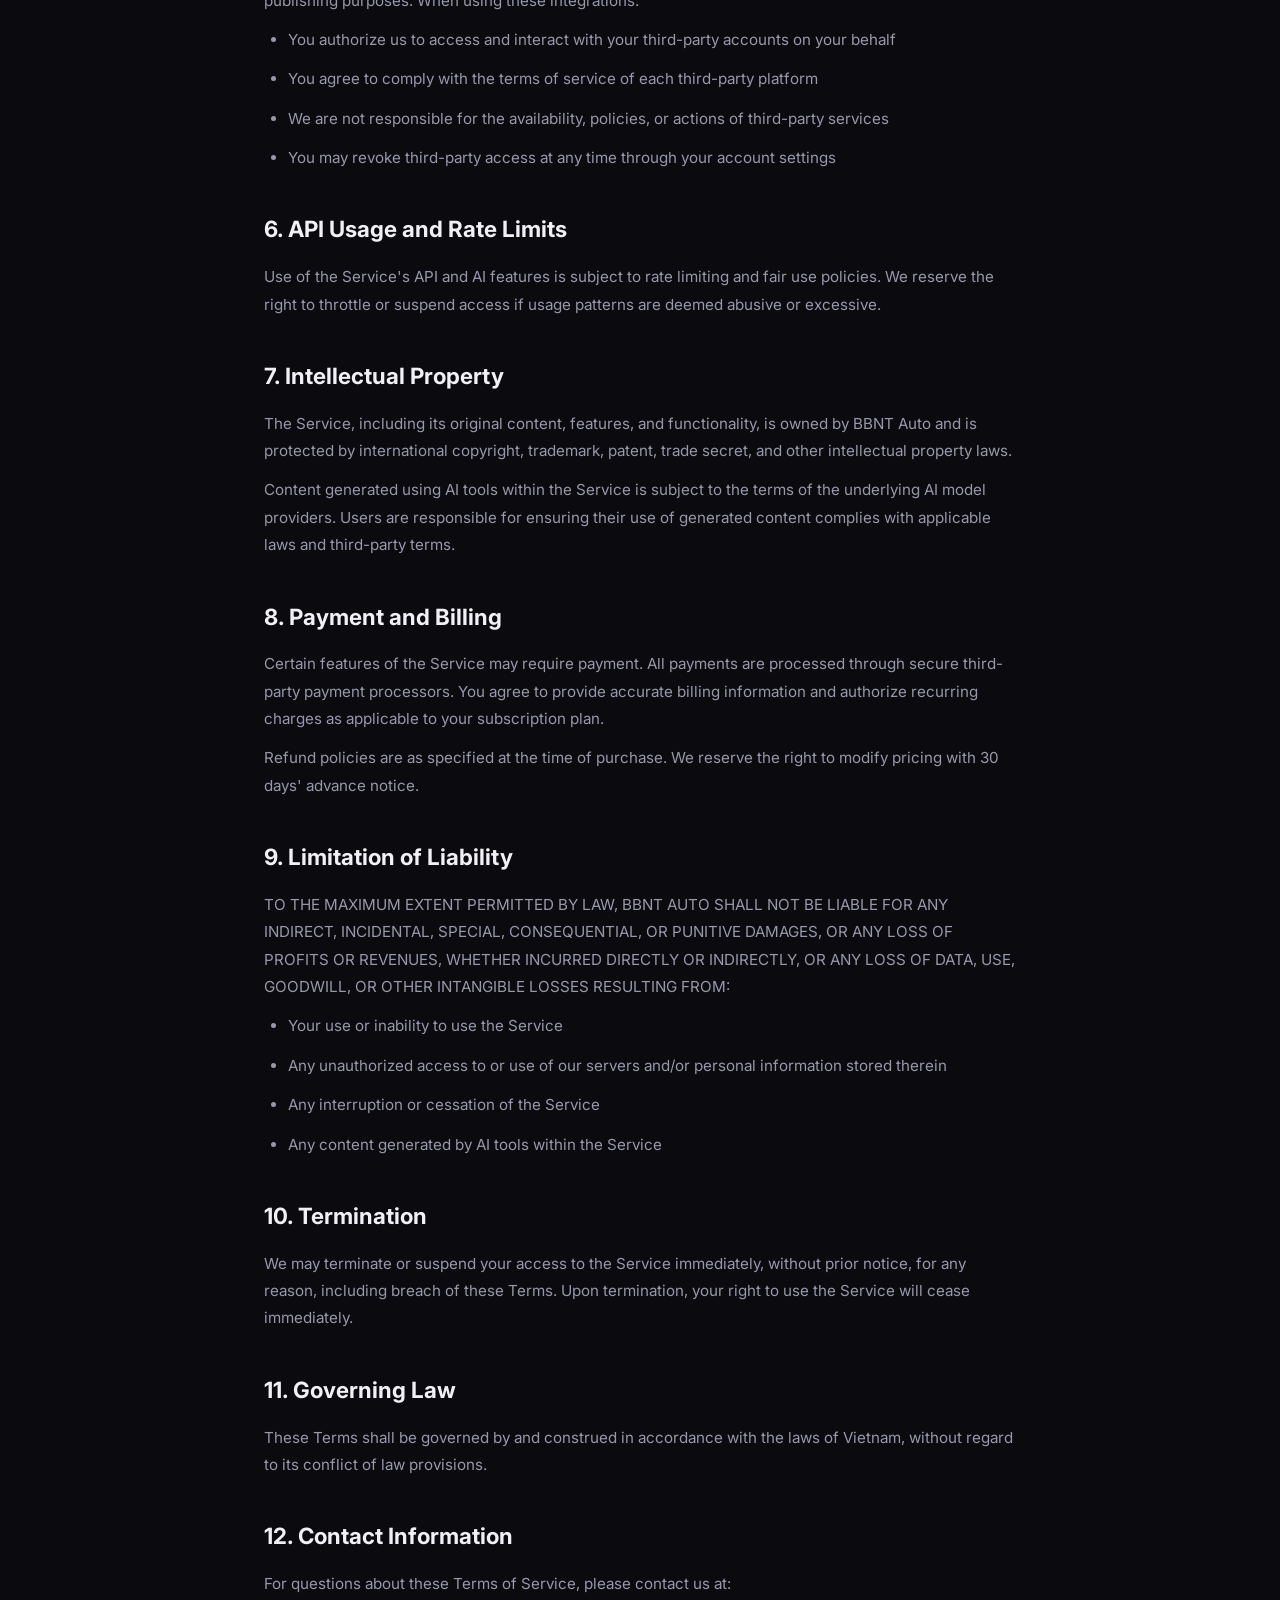
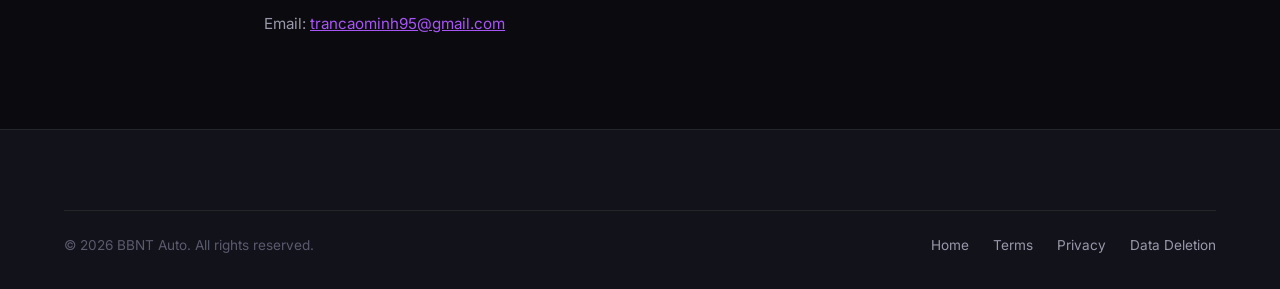
<file: terms.html>
<!DOCTYPE html>
<html lang="en">
<head>
    <meta charset="UTF-8">
    <meta name="viewport" content="width=device-width, initial-scale=1.0">
    <title>Terms of Service - BBNT Auto</title>
    <meta name="description" content="Terms of Service for BBNT Auto - AI-Powered Content Automation Platform">
    <link rel="preconnect" href="https://fonts.googleapis.com">
    <link rel="preconnect" href="https://fonts.gstatic.com" crossorigin>
    <link href="https://fonts.googleapis.com/css2?family=Inter:wght@300;400;500;600;700;800&display=swap" rel="stylesheet">
    <link rel="icon" type="image/svg+xml" href="favicon.svg">
    <link rel="stylesheet" href="style.css">
</head>
<body>
    <!-- Navigation -->
    <nav class="navbar">
        <div class="container nav-container">
            <a href="index.html" class="logo">
                <span class="logo-icon">⚡</span>
                <span class="logo-text">BBNT Auto</span>
            </a>
            <div class="nav-links">
                <a href="index.html" class="nav-link">Home</a>
                <a href="terms.html" class="nav-link active">Terms of Service</a>
                <a href="privacy.html" class="nav-link">Privacy Policy</a>
                <a href="data-deletion.html" class="nav-link">Data Deletion</a>
                <a href="contact.html" class="nav-link">Contact</a>
            </div>
        </div>
    </nav>

    <!-- Terms Content -->
    <section class="legal-page">
        <div class="container legal-content">
            <h1>Terms of Service</h1>
            <p class="legal-date">Last updated: April 8, 2026</p>

            <h2>1. Acceptance of Terms</h2>
            <p>By accessing and using BBNT Auto ("the Service"), you agree to be bound by these Terms of Service ("Terms"). If you do not agree to these Terms, you must not use the Service.</p>
            <p>The Service is operated by BBNT Auto ("we", "us", or "our"). We reserve the right to update these Terms at any time. Continued use of the Service after changes constitutes acceptance of the updated Terms.</p>

            <h2>2. Description of Service</h2>
            <p>BBNT Auto is an AI-powered content automation platform that provides:</p>
            <ul>
                <li>AI image generation and enhancement tools</li>
                <li>AI video creation and post-production capabilities</li>
                <li>Text-to-speech voiceover generation</li>
                <li>Automatic subtitle creation</li>
                <li>Content scheduling and publishing assistance</li>
                <li>Integration with third-party platforms including TikTok</li>
            </ul>

            <h2>3. User Accounts and Registration</h2>
            <p>To access certain features of the Service, you may be required to create an account. You agree to:</p>
            <ul>
                <li>Provide accurate and complete registration information</li>
                <li>Maintain the security of your account credentials</li>
                <li>Notify us immediately of any unauthorized access to your account</li>
                <li>Accept responsibility for all activities that occur under your account</li>
            </ul>

            <h2>4. User Content and Conduct</h2>
            <p>You retain ownership of content you create using the Service. By using the Service, you agree not to:</p>
            <ul>
                <li>Generate, upload, or distribute content that is illegal, harmful, threatening, abusive, harassing, defamatory, vulgar, obscene, or otherwise objectionable</li>
                <li>Create content that infringes on intellectual property rights of any third party</li>
                <li>Use the Service to generate content depicting minors in inappropriate situations</li>
                <li>Attempt to bypass safety filters or content moderation systems</li>
                <li>Use the Service for spam, phishing, or any form of unsolicited communication</li>
                <li>Reverse engineer, decompile, or disassemble any part of the Service</li>
            </ul>

            <h2>5. Third-Party Integrations</h2>
            <p>The Service integrates with third-party platforms, including but not limited to TikTok, for content publishing purposes. When using these integrations:</p>
            <ul>
                <li>You authorize us to access and interact with your third-party accounts on your behalf</li>
                <li>You agree to comply with the terms of service of each third-party platform</li>
                <li>We are not responsible for the availability, policies, or actions of third-party services</li>
                <li>You may revoke third-party access at any time through your account settings</li>
            </ul>

            <h2>6. API Usage and Rate Limits</h2>
            <p>Use of the Service's API and AI features is subject to rate limiting and fair use policies. We reserve the right to throttle or suspend access if usage patterns are deemed abusive or excessive.</p>

            <h2>7. Intellectual Property</h2>
            <p>The Service, including its original content, features, and functionality, is owned by BBNT Auto and is protected by international copyright, trademark, patent, trade secret, and other intellectual property laws.</p>
            <p>Content generated using AI tools within the Service is subject to the terms of the underlying AI model providers. Users are responsible for ensuring their use of generated content complies with applicable laws and third-party terms.</p>

            <h2>8. Payment and Billing</h2>
            <p>Certain features of the Service may require payment. All payments are processed through secure third-party payment processors. You agree to provide accurate billing information and authorize recurring charges as applicable to your subscription plan.</p>
            <p>Refund policies are as specified at the time of purchase. We reserve the right to modify pricing with 30 days' advance notice.</p>

            <h2>9. Limitation of Liability</h2>
            <p>TO THE MAXIMUM EXTENT PERMITTED BY LAW, BBNT AUTO SHALL NOT BE LIABLE FOR ANY INDIRECT, INCIDENTAL, SPECIAL, CONSEQUENTIAL, OR PUNITIVE DAMAGES, OR ANY LOSS OF PROFITS OR REVENUES, WHETHER INCURRED DIRECTLY OR INDIRECTLY, OR ANY LOSS OF DATA, USE, GOODWILL, OR OTHER INTANGIBLE LOSSES RESULTING FROM:</p>
            <ul>
                <li>Your use or inability to use the Service</li>
                <li>Any unauthorized access to or use of our servers and/or personal information stored therein</li>
                <li>Any interruption or cessation of the Service</li>
                <li>Any content generated by AI tools within the Service</li>
            </ul>

            <h2>10. Termination</h2>
            <p>We may terminate or suspend your access to the Service immediately, without prior notice, for any reason, including breach of these Terms. Upon termination, your right to use the Service will cease immediately.</p>

            <h2>11. Governing Law</h2>
            <p>These Terms shall be governed by and construed in accordance with the laws of Vietnam, without regard to its conflict of law provisions.</p>

            <h2>12. Contact Information</h2>
            <p>For questions about these Terms of Service, please contact us at:</p>
            <p>Email: <a href="mailto:trancaominh95@gmail.com">trancaominh95@gmail.com</a></p>
        </div>
    </section>

    <!-- Footer -->
    <footer class="footer">
        <div class="container">
            <div class="footer-bottom">
                <p>&copy; 2026 BBNT Auto. All rights reserved.</p>
                <div class="footer-legal">
                    <a href="index.html">Home</a>
                    <a href="terms.html">Terms</a>
                    <a href="privacy.html">Privacy</a>
                    <a href="data-deletion.html">Data Deletion</a>
                </div>
            </div>
        </div>
    </footer>
</body>
</html>
</file>
<file: style.css>
/* ── Reset & Base ────────────────────────────────────────── */
*, *::before, *::after { box-sizing: border-box; margin: 0; padding: 0; }

:root {
    --bg-primary: #0a0a0f;
    --bg-secondary: #12121a;
    --bg-card: rgba(255,255,255,0.04);
    --bg-card-hover: rgba(255,255,255,0.07);
    --text-primary: #f0f0f5;
    --text-secondary: #9898aa;
    --text-muted: #5a5a6e;
    --accent-1: #6c5ce7;
    --accent-2: #a855f7;
    --accent-3: #ec4899;
    --gradient-main: linear-gradient(135deg, #6c5ce7 0%, #a855f7 50%, #ec4899 100%);
    --gradient-subtle: linear-gradient(135deg, rgba(108,92,231,0.15), rgba(168,85,247,0.15));
    --border-color: rgba(255,255,255,0.08);
    --radius-sm: 8px;
    --radius-md: 12px;
    --radius-lg: 20px;
    --radius-xl: 28px;
    --shadow-glow: 0 0 40px rgba(108,92,231,0.15);
    --font: 'Inter', -apple-system, BlinkMacSystemFont, sans-serif;
}

html { scroll-behavior: smooth; }

body {
    font-family: var(--font);
    background: var(--bg-primary);
    color: var(--text-primary);
    line-height: 1.6;
    -webkit-font-smoothing: antialiased;
}

a { color: inherit; text-decoration: none; }
img { max-width: 100%; display: block; }

.container {
    max-width: 1200px;
    margin: 0 auto;
    padding: 0 24px;
}

/* ── Navigation ──────────────────────────────────────────── */
.navbar {
    position: fixed;
    top: 0; left: 0; right: 0;
    z-index: 100;
    padding: 16px 0;
    background: rgba(10,10,15,0.8);
    backdrop-filter: blur(20px);
    border-bottom: 1px solid var(--border-color);
}

.nav-container {
    display: flex;
    align-items: center;
    justify-content: space-between;
}

.logo {
    display: flex;
    align-items: center;
    gap: 10px;
    font-weight: 700;
    font-size: 1.25rem;
}
.logo-icon { font-size: 1.5rem; }

.nav-links {
    display: flex;
    gap: 28px;
    align-items: center;
}

.nav-link, .nav-links a {
    font-size: 0.9rem;
    font-weight: 500;
    color: var(--text-secondary);
    transition: color 0.2s;
}
.nav-link:hover, .nav-links a:hover { color: var(--text-primary); }
.nav-link.active { color: var(--text-primary); }

.btn-sm {
    padding: 8px 20px !important;
    font-size: 0.85rem !important;
    border-radius: var(--radius-sm) !important;
}

.mobile-menu-btn {
    display: none;
    background: none;
    border: none;
    color: var(--text-primary);
    font-size: 1.5rem;
    cursor: pointer;
}

/* ── Hero ────────────────────────────────────────────────── */
.hero {
    position: relative;
    padding: 160px 0 100px;
    overflow: hidden;
    text-align: center;
}

.hero-bg {
    position: absolute;
    inset: 0;
    background:
        radial-gradient(ellipse 80% 50% at 50% -20%, rgba(108,92,231,0.2), transparent),
        radial-gradient(ellipse 60% 40% at 80% 60%, rgba(168,85,247,0.1), transparent),
        radial-gradient(ellipse 60% 40% at 20% 60%, rgba(236,72,153,0.08), transparent);
    pointer-events: none;
}

.hero-content { position: relative; z-index: 1; }

.hero-badge {
    display: inline-block;
    padding: 8px 20px;
    background: var(--gradient-subtle);
    border: 1px solid rgba(108,92,231,0.3);
    border-radius: 100px;
    font-size: 0.85rem;
    font-weight: 500;
    color: var(--accent-2);
    margin-bottom: 32px;
}

.hero h1 {
    font-size: clamp(2.5rem, 6vw, 4.5rem);
    font-weight: 800;
    line-height: 1.1;
    letter-spacing: -0.02em;
    margin-bottom: 24px;
}

.gradient-text {
    background: var(--gradient-main);
    -webkit-background-clip: text;
    -webkit-text-fill-color: transparent;
    background-clip: text;
}

.hero-subtitle {
    max-width: 640px;
    margin: 0 auto 40px;
    font-size: 1.15rem;
    color: var(--text-secondary);
    line-height: 1.7;
}

.hero-actions {
    display: flex;
    gap: 16px;
    justify-content: center;
    margin-bottom: 64px;
}

.btn {
    display: inline-flex;
    align-items: center;
    justify-content: center;
    padding: 14px 32px;
    border-radius: var(--radius-md);
    font-weight: 600;
    font-size: 0.95rem;
    transition: all 0.3s;
    cursor: pointer;
    border: none;
    font-family: var(--font);
}
.btn-primary {
    background: var(--gradient-main);
    color: white;
    box-shadow: 0 4px 20px rgba(108,92,231,0.3);
}
.btn-primary:hover {
    transform: translateY(-2px);
    box-shadow: 0 8px 30px rgba(108,92,231,0.4);
}
.btn-secondary {
    background: var(--bg-card);
    color: var(--text-primary);
    border: 1px solid var(--border-color);
}
.btn-secondary:hover {
    background: var(--bg-card-hover);
    border-color: rgba(255,255,255,0.15);
}
.btn-full { width: 100%; }

.hero-stats {
    display: flex;
    justify-content: center;
    gap: 48px;
}
.stat { text-align: center; }
.stat-number {
    display: block;
    font-size: 2rem;
    font-weight: 800;
    background: var(--gradient-main);
    -webkit-background-clip: text;
    -webkit-text-fill-color: transparent;
}
.stat-label {
    font-size: 0.85rem;
    color: var(--text-muted);
    text-transform: uppercase;
    letter-spacing: 0.05em;
}

/* ── Sections Common ─────────────────────────────────────── */
.section-header {
    text-align: center;
    margin-bottom: 64px;
}
.section-badge {
    display: inline-block;
    padding: 6px 16px;
    background: var(--gradient-subtle);
    border: 1px solid rgba(108,92,231,0.2);
    border-radius: 100px;
    font-size: 0.8rem;
    font-weight: 600;
    color: var(--accent-2);
    text-transform: uppercase;
    letter-spacing: 0.08em;
    margin-bottom: 16px;
}
.section-header h2, .section-header h1 {
    font-size: 2.5rem;
    font-weight: 800;
    letter-spacing: -0.02em;
    margin-bottom: 12px;
}
.section-header p {
    color: var(--text-secondary);
    font-size: 1.1rem;
    max-width: 600px;
    margin: 0 auto;
}

/* ── Features ────────────────────────────────────────────── */
.features {
    padding: 100px 0;
    background: var(--bg-secondary);
}

.features-grid {
    display: grid;
    grid-template-columns: repeat(3, 1fr);
    gap: 24px;
}

.feature-card {
    background: var(--bg-card);
    border: 1px solid var(--border-color);
    border-radius: var(--radius-lg);
    padding: 36px;
    transition: all 0.3s;
}
.feature-card:hover {
    background: var(--bg-card-hover);
    border-color: rgba(108,92,231,0.3);
    transform: translateY(-4px);
    box-shadow: var(--shadow-glow);
}
.feature-icon {
    font-size: 2.5rem;
    margin-bottom: 20px;
}
.feature-card h3 {
    font-size: 1.2rem;
    font-weight: 700;
    margin-bottom: 10px;
}
.feature-card p {
    color: var(--text-secondary);
    font-size: 0.95rem;
    line-height: 1.6;
}

/* ── How It Works ────────────────────────────────────────── */
.how-it-works {
    padding: 100px 0;
}

.steps-grid {
    display: grid;
    grid-template-columns: repeat(4, 1fr);
    gap: 24px;
}

.step-card {
    position: relative;
    background: var(--bg-card);
    border: 1px solid var(--border-color);
    border-radius: var(--radius-lg);
    padding: 36px 28px;
    transition: all 0.3s;
}
.step-card:hover {
    border-color: rgba(168,85,247,0.4);
    background: var(--bg-card-hover);
}
.step-number {
    font-size: 3rem;
    font-weight: 800;
    background: var(--gradient-main);
    -webkit-background-clip: text;
    -webkit-text-fill-color: transparent;
    opacity: 0.4;
    margin-bottom: 16px;
    line-height: 1;
}
.step-card h3 {
    font-size: 1.1rem;
    font-weight: 700;
    margin-bottom: 10px;
}
.step-card p {
    color: var(--text-secondary);
    font-size: 0.9rem;
}

/* ── Pricing ─────────────────────────────────────────────── */
.pricing {
    padding: 100px 0;
    background: var(--bg-secondary);
}

.pricing-grid {
    display: grid;
    grid-template-columns: repeat(3, 1fr);
    gap: 24px;
    align-items: start;
}

.pricing-card {
    background: var(--bg-card);
    border: 1px solid var(--border-color);
    border-radius: var(--radius-lg);
    padding: 40px 32px;
    text-align: center;
    transition: all 0.3s;
    position: relative;
}
.pricing-card:hover {
    border-color: rgba(108,92,231,0.3);
    transform: translateY(-4px);
    box-shadow: var(--shadow-glow);
}

.pricing-card-featured {
    border-color: var(--accent-2);
    background: rgba(168,85,247,0.06);
    transform: scale(1.05);
}
.pricing-card-featured:hover {
    transform: scale(1.05) translateY(-4px);
    border-color: var(--accent-2);
    box-shadow: 0 0 60px rgba(168,85,247,0.2);
}

.pricing-popular {
    position: absolute;
    top: -14px;
    left: 50%;
    transform: translateX(-50%);
    background: var(--gradient-main);
    color: white;
    padding: 6px 20px;
    border-radius: 100px;
    font-size: 0.75rem;
    font-weight: 700;
    text-transform: uppercase;
    letter-spacing: 0.05em;
}

.pricing-tier {
    font-size: 1.1rem;
    font-weight: 700;
    color: var(--text-secondary);
    margin-bottom: 8px;
    text-transform: uppercase;
    letter-spacing: 0.05em;
}

.pricing-price {
    font-size: 3.5rem;
    font-weight: 800;
    margin-bottom: 4px;
    line-height: 1.1;
}
.pricing-price span {
    font-size: 1rem;
    font-weight: 500;
    color: var(--text-muted);
}

.pricing-desc {
    color: var(--text-secondary);
    font-size: 0.9rem;
    margin-bottom: 32px;
}

.pricing-features {
    list-style: none;
    text-align: left;
    margin-bottom: 32px;
}
.pricing-features li {
    padding: 8px 0;
    color: var(--text-secondary);
    font-size: 0.9rem;
    border-bottom: 1px solid rgba(255,255,255,0.04);
}
.pricing-features li:last-child { border-bottom: none; }

/* ── Get Started / Sign Up ───────────────────────────────── */
.get-started {
    padding: 100px 0;
}

.get-started-card {
    background: var(--bg-card);
    border: 1px solid var(--border-color);
    border-radius: var(--radius-xl);
    padding: 64px;
    text-align: center;
    position: relative;
    overflow: hidden;
}
.get-started-card::before {
    content: '';
    position: absolute;
    inset: 0;
    background:
        radial-gradient(ellipse 50% 50% at 20% 50%, rgba(108,92,231,0.1), transparent),
        radial-gradient(ellipse 50% 50% at 80% 50%, rgba(236,72,153,0.08), transparent);
    pointer-events: none;
}

.get-started-card h2 {
    font-size: 2.2rem;
    font-weight: 800;
    margin-bottom: 16px;
    position: relative;
}
.get-started-card > p {
    color: var(--text-secondary);
    font-size: 1.05rem;
    max-width: 560px;
    margin: 0 auto 40px;
    position: relative;
}

.signup-form {
    position: relative;
    max-width: 520px;
    margin: 0 auto;
}

.form-row {
    display: flex;
    gap: 12px;
}

.form-row input[type="email"] {
    flex: 1;
    padding: 14px 20px;
    background: rgba(255,255,255,0.06);
    border: 1px solid var(--border-color);
    border-radius: var(--radius-md);
    color: var(--text-primary);
    font-size: 0.95rem;
    font-family: var(--font);
    outline: none;
    transition: border-color 0.2s;
}
.form-row input[type="email"]:focus {
    border-color: var(--accent-2);
}
.form-row input[type="email"]::placeholder {
    color: var(--text-muted);
}

.form-note {
    margin-top: 12px;
    font-size: 0.8rem;
    color: var(--text-muted);
}
.form-note a {
    color: var(--accent-2);
    text-decoration: underline;
}

/* ── Contact Page ────────────────────────────────────────── */
.contact-page {
    padding-top: 120px !important;
}

.contact-grid {
    display: grid;
    grid-template-columns: 1fr 1.2fr;
    gap: 48px;
    margin-top: 48px;
}

.contact-info-cards {
    display: flex;
    flex-direction: column;
    gap: 24px;
}

.contact-info-card {
    background: var(--bg-card);
    border: 1px solid var(--border-color);
    border-radius: var(--radius-lg);
    padding: 28px;
    transition: all 0.3s;
}
.contact-info-card:hover {
    border-color: rgba(108,92,231,0.3);
}
.contact-info-card .feature-icon {
    font-size: 2rem;
    margin-bottom: 12px;
}
.contact-info-card h3 {
    font-size: 1.1rem;
    font-weight: 700;
    margin-bottom: 6px;
}
.contact-info-card p {
    color: var(--text-secondary);
    font-size: 0.9rem;
    margin-bottom: 8px;
}
.contact-link {
    color: var(--accent-2);
    font-weight: 600;
    font-size: 0.9rem;
}

.contact-form-wrapper {
    background: var(--bg-card);
    border: 1px solid var(--border-color);
    border-radius: var(--radius-lg);
    padding: 40px;
}
.contact-form-wrapper h2 {
    font-size: 1.5rem;
    font-weight: 700;
    margin-bottom: 28px;
}

.contact-form {
    display: flex;
    flex-direction: column;
    gap: 20px;
}

.form-group {
    display: flex;
    flex-direction: column;
    gap: 6px;
}
.form-group label {
    font-size: 0.85rem;
    font-weight: 600;
    color: var(--text-secondary);
}
.form-group input,
.form-group select,
.form-group textarea {
    padding: 12px 16px;
    background: rgba(255,255,255,0.06);
    border: 1px solid var(--border-color);
    border-radius: var(--radius-sm);
    color: var(--text-primary);
    font-size: 0.95rem;
    font-family: var(--font);
    outline: none;
    transition: border-color 0.2s;
}
.form-group input:focus,
.form-group select:focus,
.form-group textarea:focus {
    border-color: var(--accent-2);
}
.form-group select {
    appearance: none;
    -webkit-appearance: none;
    background-image: url("data:image/svg+xml,%3Csvg xmlns='http://www.w3.org/2000/svg' width='12' height='8' viewBox='0 0 12 8'%3E%3Cpath fill='%239898aa' d='M1 1l5 5 5-5'/%3E%3C/svg%3E");
    background-repeat: no-repeat;
    background-position: right 16px center;
    padding-right: 40px;
}
.form-group select option {
    background: var(--bg-secondary);
    color: var(--text-primary);
}
.form-group textarea {
    resize: vertical;
    min-height: 100px;
}

/* ── Footer ──────────────────────────────────────────────── */
.footer {
    padding: 80px 0 32px;
    background: var(--bg-secondary);
    border-top: 1px solid var(--border-color);
}

.footer-grid {
    display: grid;
    grid-template-columns: 2fr 1fr 1fr 1fr;
    gap: 48px;
    margin-bottom: 48px;
}

.footer-brand p {
    color: var(--text-secondary);
    margin-top: 12px;
    font-size: 0.9rem;
    max-width: 300px;
}

.footer-social {
    display: flex;
    gap: 12px;
    margin-top: 16px;
}
.footer-social a {
    font-size: 1.4rem;
    transition: transform 0.2s;
}
.footer-social a:hover { transform: scale(1.2); }

.footer-links h4 {
    font-size: 0.85rem;
    font-weight: 700;
    text-transform: uppercase;
    letter-spacing: 0.08em;
    color: var(--text-muted);
    margin-bottom: 16px;
}
.footer-links a {
    display: block;
    color: var(--text-secondary);
    font-size: 0.9rem;
    padding: 6px 0;
    transition: color 0.2s;
}
.footer-links a:hover { color: var(--text-primary); }

.footer-bottom {
    display: flex;
    justify-content: space-between;
    align-items: center;
    padding-top: 24px;
    border-top: 1px solid var(--border-color);
    font-size: 0.85rem;
    color: var(--text-muted);
}
.footer-legal {
    display: flex;
    gap: 24px;
}
.footer-legal a {
    color: var(--text-secondary);
    transition: color 0.2s;
}
.footer-legal a:hover { color: var(--text-primary); }

/* ── Legal Pages ─────────────────────────────────────────── */
.legal-page {
    padding: 140px 0 80px;
    min-height: 100vh;
}
.legal-content {
    max-width: 800px;
    margin: 0 auto;
}
.legal-content h1 {
    font-size: 2.5rem;
    font-weight: 800;
    margin-bottom: 8px;
}
.legal-date {
    color: var(--text-muted);
    font-size: 0.9rem;
    margin-bottom: 48px;
}
.legal-content h2 {
    font-size: 1.4rem;
    font-weight: 700;
    margin-top: 40px;
    margin-bottom: 16px;
    color: var(--text-primary);
}
.legal-content p, .legal-content li {
    color: var(--text-secondary);
    font-size: 0.95rem;
    line-height: 1.8;
    margin-bottom: 12px;
}
.legal-content ul, .legal-content ol {
    padding-left: 24px;
    margin-bottom: 20px;
}
.legal-content a {
    color: var(--accent-2);
    text-decoration: underline;
}

.data-deletion-intro {
    background: var(--gradient-subtle);
    border: 1px solid rgba(108,92,231,0.2);
    border-radius: var(--radius-md);
    padding: 24px;
    margin-bottom: 32px;
}
.data-deletion-intro p {
    color: var(--text-primary) !important;
    margin-bottom: 0 !important;
}

/* ── Responsive ──────────────────────────────────────────── */
@media (max-width: 968px) {
    .features-grid { grid-template-columns: repeat(2, 1fr); }
    .steps-grid { grid-template-columns: repeat(2, 1fr); }
    .pricing-grid { grid-template-columns: 1fr; max-width: 420px; margin: 0 auto; }
    .pricing-card-featured { transform: none; }
    .pricing-card-featured:hover { transform: translateY(-4px); }
    .footer-grid { grid-template-columns: 1fr 1fr; gap: 32px; }
    .contact-grid { grid-template-columns: 1fr; }
}

@media (max-width: 640px) {
    .nav-links { display: none; }
    .nav-links.active {
        display: flex;
        flex-direction: column;
        position: absolute;
        top: 100%;
        left: 0; right: 0;
        background: rgba(10,10,15,0.95);
        backdrop-filter: blur(20px);
        padding: 20px 24px;
        gap: 16px;
        border-bottom: 1px solid var(--border-color);
    }
    .mobile-menu-btn { display: block; }
    .hero h1 { font-size: 2rem; }
    .hero-stats { flex-wrap: wrap; gap: 24px; }
    .hero-actions { flex-direction: column; align-items: center; }
    .features-grid { grid-template-columns: 1fr; }
    .steps-grid { grid-template-columns: 1fr; }
    .footer-grid { grid-template-columns: 1fr; }
    .footer-bottom { flex-direction: column; gap: 12px; text-align: center; }
    .section-header h2, .section-header h1 { font-size: 1.8rem; }
    .get-started-card { padding: 40px 24px; }
    .form-row { flex-direction: column; }
    .contact-form-wrapper { padding: 24px; }
}

/* ── Cookie Consent Banner ───────────────────────────────── */
.cookie-banner {
    position: fixed;
    bottom: 0;
    left: 0;
    right: 0;
    z-index: 200;
    background: rgba(18, 18, 26, 0.95);
    backdrop-filter: blur(20px);
    border-top: 1px solid var(--border-color);
    padding: 20px 0;
    animation: slideUp 0.4s ease-out;
}
@keyframes slideUp {
    from { transform: translateY(100%); opacity: 0; }
    to { transform: translateY(0); opacity: 1; }
}
.cookie-content {
    max-width: 1200px;
    margin: 0 auto;
    padding: 0 24px;
    display: flex;
    align-items: center;
    justify-content: space-between;
    gap: 24px;
}
.cookie-content p {
    color: var(--text-secondary);
    font-size: 0.9rem;
    margin: 0;
}
.cookie-content a {
    color: var(--accent-2);
    text-decoration: underline;
}
.cookie-actions {
    display: flex;
    gap: 10px;
    flex-shrink: 0;
}
@media (max-width: 640px) {
    .cookie-content {
        flex-direction: column;
        text-align: center;
    }
}
</file>
